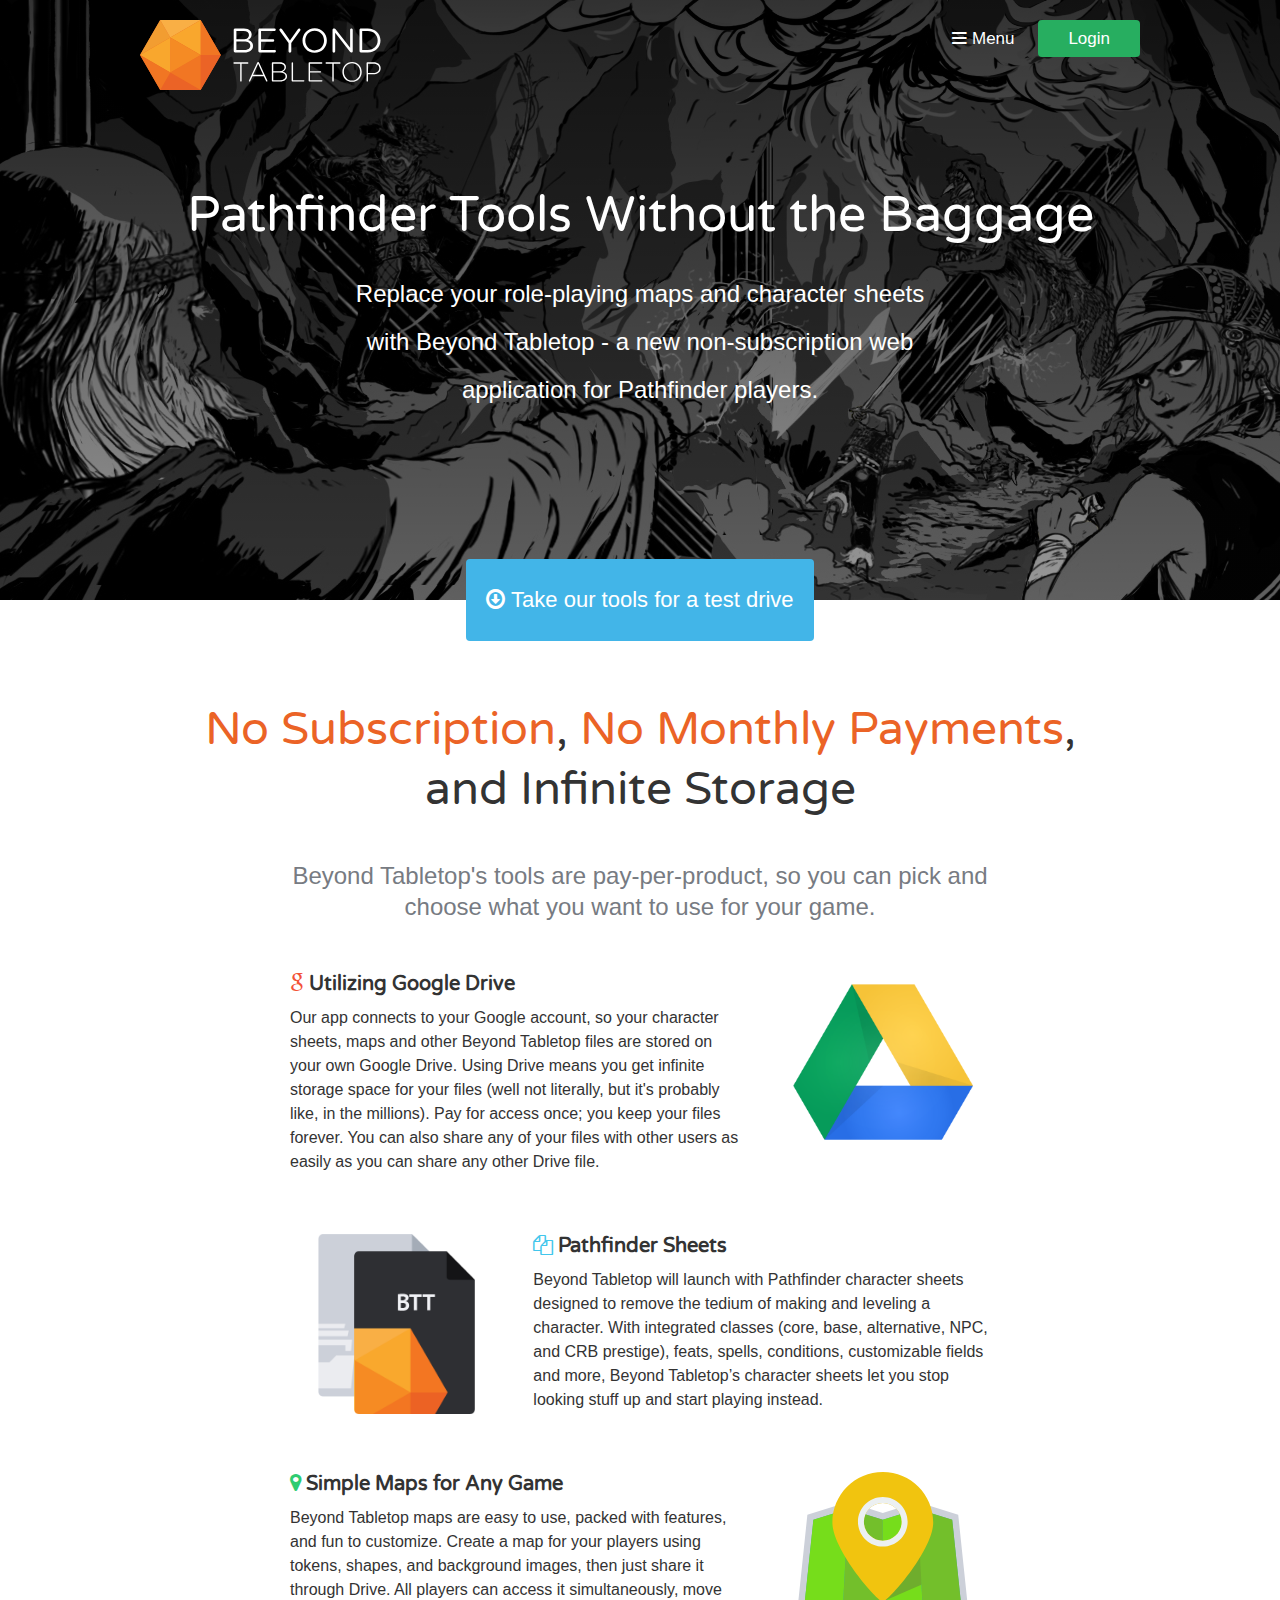
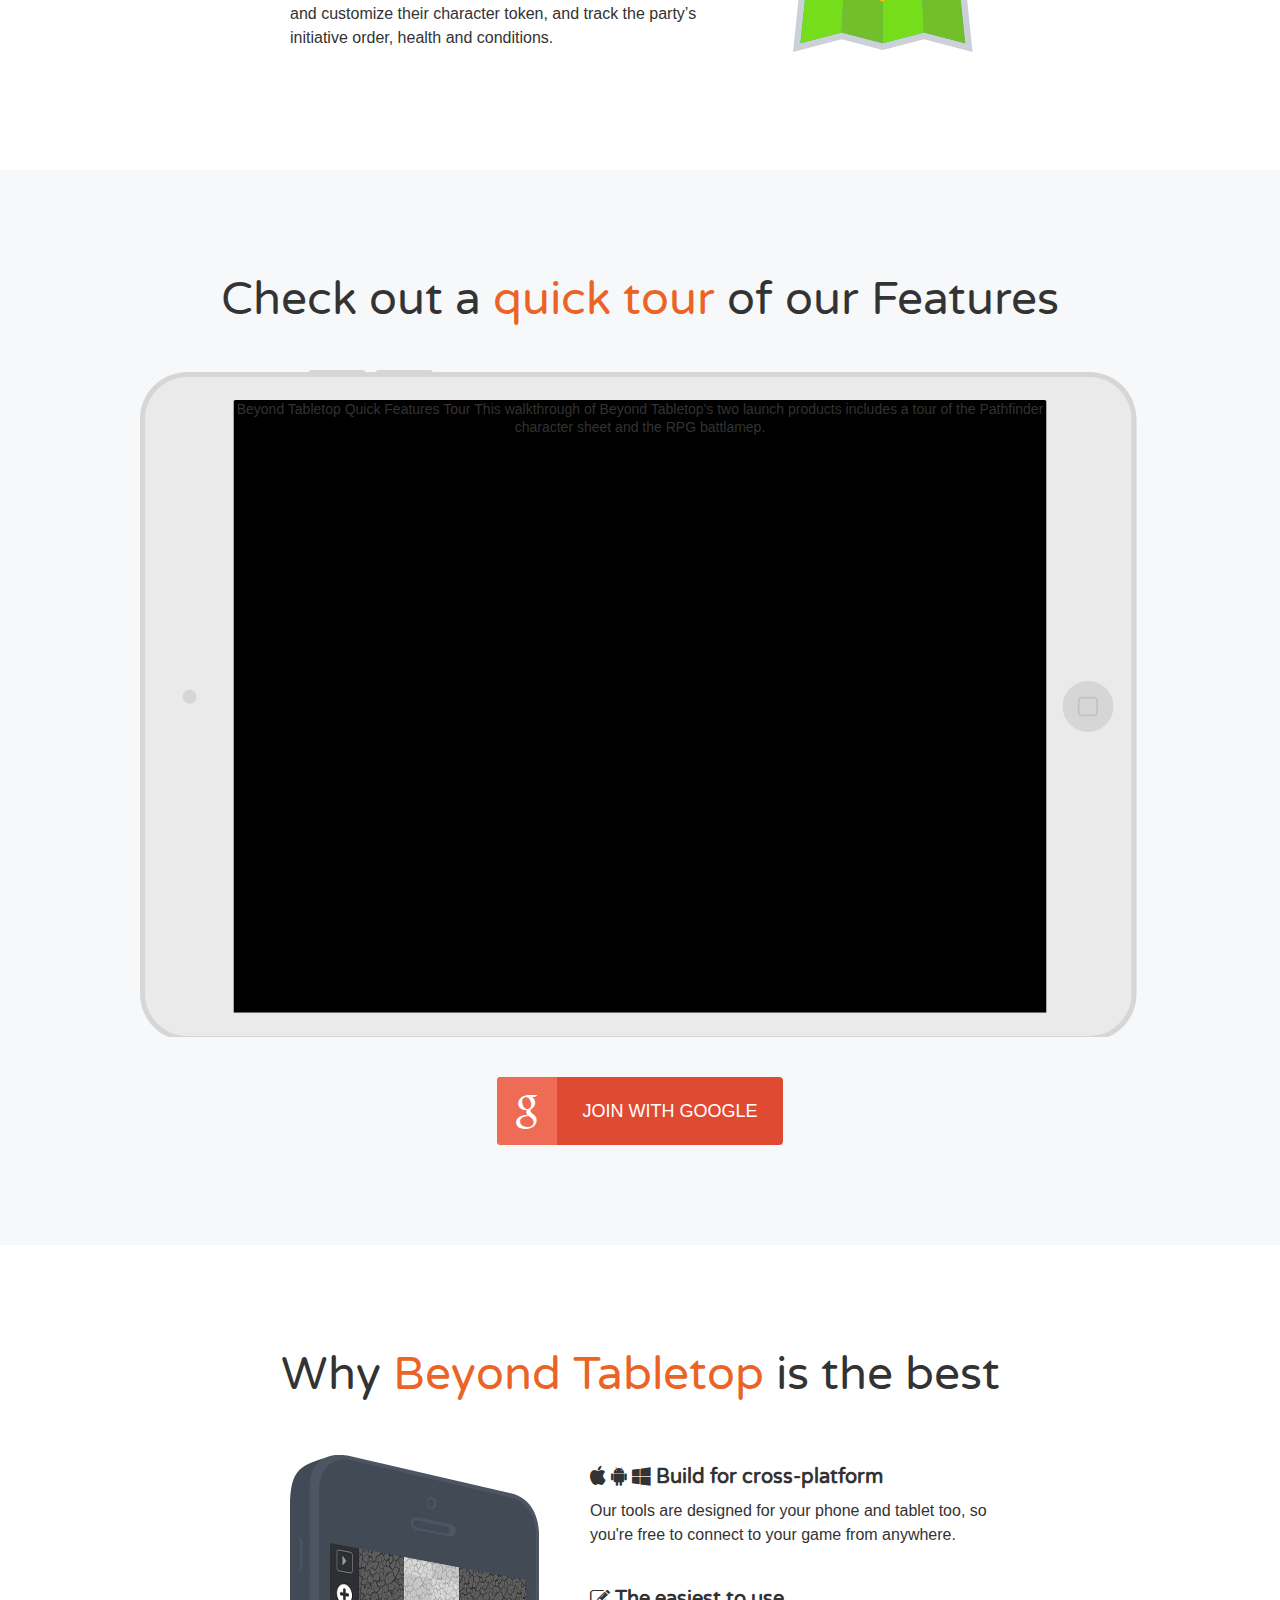
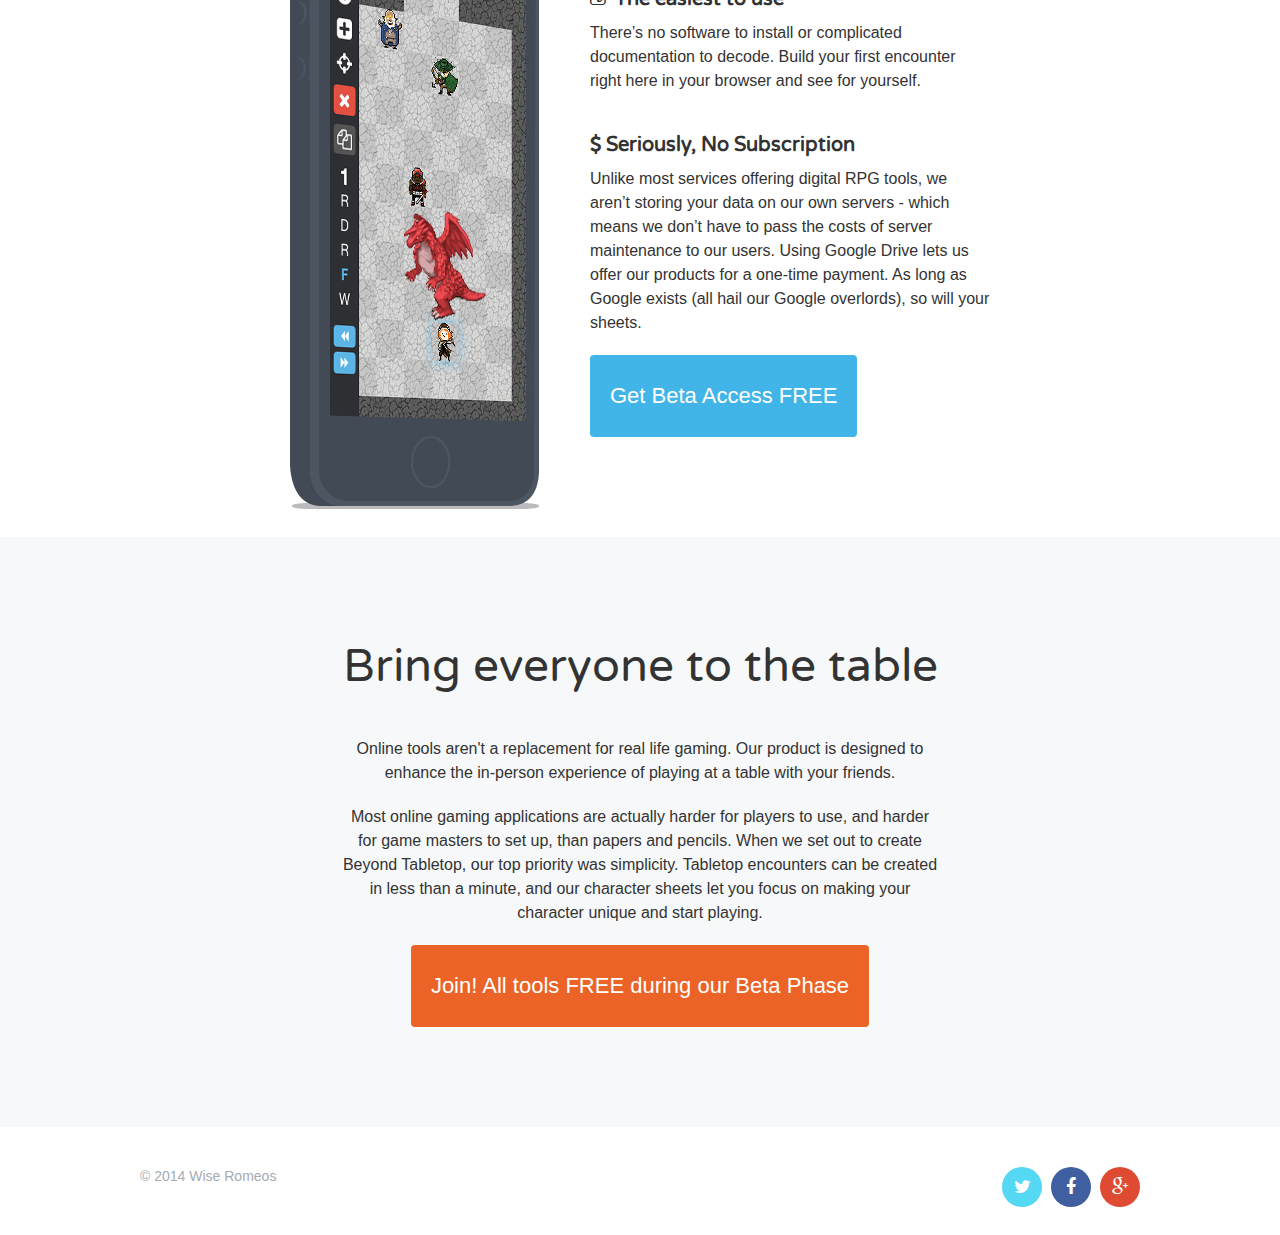
<file: index.html>
<!doctype html>
<html lang="en">
<head>
  <meta name="viewport" content="width=device-width, initial-scale=1.0">
  <meta charset="UTF-8">
  <link href="/css/all.css" media="all" rel="stylesheet" type="text/css">
  <link href='http://fonts.googleapis.com/css?family=Varela+Round' rel='stylesheet' type='text/css'>
  <title>The Best Online Pathfinder Toolset | Beyond Tabletop</title>
  <meta property="og:title" content="The Best Online Pathfinder Toolset | Beyond Tabletop">
  <meta name="description" property="og:description" content="Pathfinder tools without the Baggage. Replace your role-playing maps and character sheets with Beyond Tabletop - a new non-subscription web application for Pathfinder players.">
  <meta property="og:image" content="http://www.beyondtabletop.com/ico/favicon-310.png">
  <meta property="og:site_name" content="Beyond Tabletop">

  <link rel="shortcut icon" href="/ico/favicon-16.png">
  <link rel="apple-touch-icon" sizes="57x57" href="/ico/favicon-57.png" />
  <link rel="apple-touch-icon" sizes="114x114" href="/ico/favicon-114.png" />
  <link rel="apple-touch-icon" sizes="72x72" href="/ico/favicon-72.png" />
  <link rel="apple-touch-icon" sizes="144x144" href="/ico/favicon-144.png" />
  <link rel="apple-touch-icon" sizes="60x60" href="/ico/favicon-60.png" />
  <link rel="apple-touch-icon" sizes="120x120" href="/ico/favicon-120.png" />
  <link rel="apple-touch-icon" sizes="76x76" href="/ico/favicon-76.png" />
  <link rel="apple-touch-icon" sizes="152x152" href="/ico/favicon-152.png" />
  <link rel="icon" type="image/png" href="/ico/favicon-196.png" sizes="196x196" />
  <link rel="icon" type="image/png" href="/ico/favicon-96.png" sizes="96x96" />
  <link rel="icon" type="image/png" href="/ico/favicon-32.png" sizes="32x32" />
  <link rel="icon" type="image/png" href="/ico/favicon-16.png" sizes="16x16" />
  <link rel="icon" type="image/png" href="/ico/favicon-128.png" sizes="128x128" />
  <meta name="application-name" content="Beyond Tabletop"/>
  <meta name="msapplication-TileColor" content="#FFFFFF" />
  <meta name="msapplication-TileImage" content="/ico/favicon-144.png" />
  <meta name="msapplication-square70x70logo" content="/ico/favicon-70.png" />
  <meta name="msapplication-square150x150logo" content="/ico/favicon-150.png" />
  <meta name="msapplication-wide310x150logo" content="/ico/favicon-310x150.png" />
  <meta name="msapplication-square310x310logo" content="/ico/favicon-310.png" />

  <meta name="apple-mobile-web-app-title" content="BTT">

  <!-- iOS 6 & 7 iPad (retina, portrait) -->
  <link href="/ico/apple-startup-1536x2008.png"
    media="(device-width: 768px) and (device-height: 1024px)
       and (orientation: portrait)
       and (-webkit-device-pixel-ratio: 2)"
    rel="apple-touch-startup-image">

  <!-- iOS 6 & 7 iPad (retina, landscape) -->
  <link href="/ico/apple-startup-1496x2048.png"
    media="(device-width: 768px) and (device-height: 1024px)
       and (orientation: landscape)
       and (-webkit-device-pixel-ratio: 2)"
    rel="apple-touch-startup-image">

  <!-- iOS 6 iPad (portrait) -->
  <link href="/ico/apple-startup-768x1004.png"
    media="(device-width: 768px) and (device-height: 1024px)
       and (orientation: portrait)
       and (-webkit-device-pixel-ratio: 1)"
    rel="apple-touch-startup-image">

  <!-- iOS 6 iPad (landscape) -->
  <link href="/ico/apple-startup-748x1024.png"
    media="(device-width: 768px) and (device-height: 1024px)
       and (orientation: landscape)
       and (-webkit-device-pixel-ratio: 1)"
    rel="apple-touch-startup-image">

  <!-- iOS 6 & 7 iPhone 5 -->
  <link href="/ico/apple-startup-640x1096.png"
    media="(device-width: 320px) and (device-height: 568px)
       and (-webkit-device-pixel-ratio: 2)"
    rel="apple-touch-startup-image">

  <!-- iOS 6 & 7 iPhone (retina) -->
  <link href="/ico/apple-startup-640x920.png"
    media="(device-width: 320px) and (device-height: 480px)
       and (-webkit-device-pixel-ratio: 2)"
    rel="apple-touch-startup-image">

  <!-- iOS 6 iPhone -->
  <link href="/ico/apple-startup-320x460.png"
    media="(device-width: 320px) and (device-height: 480px)
       and (-webkit-device-pixel-ratio: 1)"
    rel="apple-touch-startup-image">
  <script src="/js/lib.js"></script>
  <script src="/js/marketing.js"></script>
</head>
<body id="app" class="home-page" ng-app="btt-marketing">
  <div id="container" ng-controller="marketingController">
    <header>
      <div class="banner">
        <div class="screen"></div>
        <div class="overlay">
          <div class="fixed">
            <div class="header">
              <h1 class="branding"><a href="/">Beyond Tabletop</a></h1>
              <div class="header-actions">
                <a href="/login" class="button-link-white mobile-login">Login</a>
                <div class="main-menu">
                  <button class="toggle-main-menu button-link-white" ng-click="toggleMenu()"><i class="fa fa-bars"></i> Menu</button>
                  <ul class="list-unstyled" ng-show="show_menu">
                    <li><a href="/login">Join</a></li>
                    <li><a href="/help">Help</a></li>
                    <li><a href="/faq">FAQ</a></li>
                  </ul>
                </div>
                <a href="/login" class="button-green desktop-login">Login</a>
              </div>
              <div class="text">
                <h2>Pathfinder Tools Without the Baggage</h2>
                <h3>Replace your role-playing maps and character sheets with Beyond Tabletop - a new non-subscription web application for Pathfinder players.</h3>
              </div>
            </div>
          </div>
          <div class="button-wrap">
            <a href="/login" class="button-cta"><i class="fa fa-arrow-circle-o-down"></i> Take our tools for a test drive</a>
          </div>
        </div>
      </div>
    </header>
    <div id="content">
      <div class="fixtures">
        <section class="fixture extra-space-top">
          <div class="fixed">
            <h2 class="h2"><span>No Subscription</span>, <span>No Monthly Payments</span>, <br/>and Infinite Storage</h2>
            <div class="narrow-700">
              <h3 class="h3">Beyond Tabletop's tools are pay-per-product, so you can pick and choose what you want to use for your game.</h3>
              <div class="fixture-pairs">
                <div class="flex-row reverse-row gutters-15">
                  <div class="flex-col-4">
                    <div class="img-wrap">
                      <img src="/img/homepage-drive-logo.png" alt="Utilizing Google Drive">
                    </div>
                  </div>
                  <div class="flex-col-8">
                    <h3 class="h4"><i class="fa fa-google text-red"></i> Utilizing Google Drive</h3>
                    <p>Our app connects to your Google account, so your character sheets, maps and other Beyond Tabletop files are stored on your own Google Drive. Using Drive means you get infinite storage space for your files (well not literally, but it's probably like, in the millions). Pay for access once; you keep your files forever. You can also share any of your files with other users as easily as you can share any other Drive file.</p>
                  </div>
                </div>
                <div class="flex-row gutters-15">
                  <div class="flex-col-4">
                    <div class="img-wrap">
                      <img src="/img/homepage-btt-file.png" alt="Pathfinder Sheets">
                    </div>
                  </div>
                  <div class="flex-col-8">
                    <h3 class="h4"><i class="fa fa-files-o text-blue"></i> Pathfinder Sheets</h3>
                    <p>Beyond Tabletop will launch with Pathfinder character sheets designed to remove the tedium of making and leveling a character. With integrated classes (core, base, alternative, NPC, and CRB prestige), feats, spells, conditions, customizable fields and more, Beyond Tabletop’s character sheets let you stop looking stuff up and start playing instead.</p>
                  </div>
                </div>
                <div class="flex-row reverse-row gutters-15">
                  <div class="flex-col-4">
                    <div class="img-wrap">
                      <img src="/img/homepage-map-icon.svg" alt="Simple Maps for Any Game">
                    </div>
                  </div>
                  <div class="flex-col-8">
                    <h3 class="h4"><i class="fa fa-map-marker text-green"></i> Simple Maps for Any Game</h3>
                    <p>Beyond Tabletop maps are easy to use, packed with features, and fun to customize. Create a map for your players using tokens, shapes, and background images, then just share it through Drive. All players can access it simultaneously, move and customize their character token, and track the party’s initiative order, health and conditions. </p>
                  </div>
                </div>
              </div>
            </div>
          </div>
        </section>
        <section class="fixture">
          <div class="fixed">
            <h2 class="h2">Check out a <span>quick tour</span> of our Features</h2>
            <div class="ipad-frame">
              <div class="blackground">
                <div class="instrinsic-ratio">
                  <div itemprop="video" itemscope itemtype="http://schema.org/VideoObject">
                    <span class="meta-only" itemprop="name">Beyond Tabletop Quick Features Tour</span>
                    <meta itemprop="duration" content="T3M35S" />
                    <meta itemprop="thumbnailUrl" content="/img/video-thumb.png" />
                    <meta itemprop="embedUrl" content="http://www.youtube.com/embed/uSc0O8wRd9I" />
                    <meta itemprop="uploadDate" content="2014-09-15T12:38:00+08:00" />
                    <iframe width="1024" height="768" src="http://www.youtube.com/embed/uSc0O8wRd9I" frameborder="0" allowfullscreen=""></iframe>
                    <span itemprop="description" class="meta-only">This walkthrough of Beyond Tabletop's two launch products includes a tour of the Pathfinder character sheet and the RPG battlamep.</span>
                  </div>
                </div>
              </div>
            </div>
            <div class="button-wrap">
              <a href="/login" class="button-google">
                <span class="logo-side"><i class="fa fa-google"></i></span>
                <span class="text">Join with Google</span>
              </a>
            </div>
          </div>
        </section>
        <!-- <section class="fixture">
          <div class="fixed">
            <h2 class="h2">Take our Tools for Test Drive</h2>
            <h3 class="h3">Here are links to a publicly-accessible battlemap and Pathfinder character sheet. Play around and change whatever you want! Just keep in mind that anyone can edit this stuff.</h3>
          </div>
        </section> -->
        <section class="fixture">
          <div class="fixed">
            <h2 class="h2">Why <span>Beyond Tabletop</span> is the best</h2>
            <div class="list list-right">
              <h3 class="h4"><i class="fa fa-apple"></i> <i class="fa fa-android"></i> <i class="fa fa-windows"></i> Build for cross-platform</h3>
              <p>Our tools are designed for your phone and tablet too, so you're free to connect to your game from anywhere.</p>
              <h3 class="h4"><i class="fa fa-edit"></i> The easiest to use</h3>
              <p>There’s no software to install or complicated documentation to decode. Build your first encounter right here in your browser and see for yourself.</p>
              <h3 class="h4"><i class="fa fa-usd"></i> Seriously, No Subscription</h3>
              <p>Unlike most services offering digital RPG tools, we aren’t storing your data on our own servers - which means we don’t have to pass the costs of server maintenance to our users. Using Google Drive lets us offer our products for a one-time payment. As long as Google exists (all hail our Google overlords), so will your sheets.</p>
              <a href="/login" class="button-cyan button-large">Get Beta Access FREE</a>
              <img src="/img/homepage-iphone-map.jpg" alt="Create a map for your players using tokens, shapes, and background images, then just share it through Drive.">
            </div>
          </div>
        </section>
        <section class="fixture">
          <div class="fixed">
            <h2 class="h2">Bring everyone to the table</h2>
            <div class="narrow">
              <p>Online tools aren't a replacement for real life gaming. Our product is designed to enhance the in-person experience of playing at a table with your friends.</p>
              
              <p>Most online gaming applications are actually harder for players to use, and harder for game masters to set up, than papers and pencils. When we set out to create Beyond Tabletop, our top priority was simplicity. Tabletop encounters can be created in less than a minute, and our character sheets let you focus on making your character unique and start playing.</p>

              <a href="/login" class="button-orange button-large">Join! All tools FREE during our Beta Phase</a>
            </div>
          </div>
        </section>
      </div>
    </div><!--/content-->
    <footer>
      <div class="fixed">
        <div class="inner">
          <p>&copy; 2014 <a href="http://www.wiseromeos.com">Wise Romeos</a></p>
          <div class="social-footer">
            <a href="https://twitter.com/beyondtabletop" class="social-twitter" target="_blank"><i class="fa fa-twitter"></i></a>
            <a href="https://www.facebook.com/pages/Beyond-Tabletop/221970904611220" class="social-facebook" target="_blank"><i class="fa fa-facebook"></i></a>
            <a href="https://plus.google.com/+Beyondtabletop" class="social-google" target="_blank"><i class="fa fa-google-plus"></i></a>
          </div>
        </div>
      </div>
    </footer>
  </div>
  <script>
    (function(i,s,o,g,r,a,m){i['GoogleAnalyticsObject']=r;i[r]=i[r]||function(){
    (i[r].q=i[r].q||[]).push(arguments)},i[r].l=1*new Date();a=s.createElement(o),
    m=s.getElementsByTagName(o)[0];a.async=1;a.src=g;m.parentNode.insertBefore(a,m)
    })(window,document,'script','//www.google-analytics.com/analytics.js','ga');

    ga('create', 'UA-38757918-1', 'auto');
    ga('send', 'pageview');
  </script>
</body>
</html>
</file>
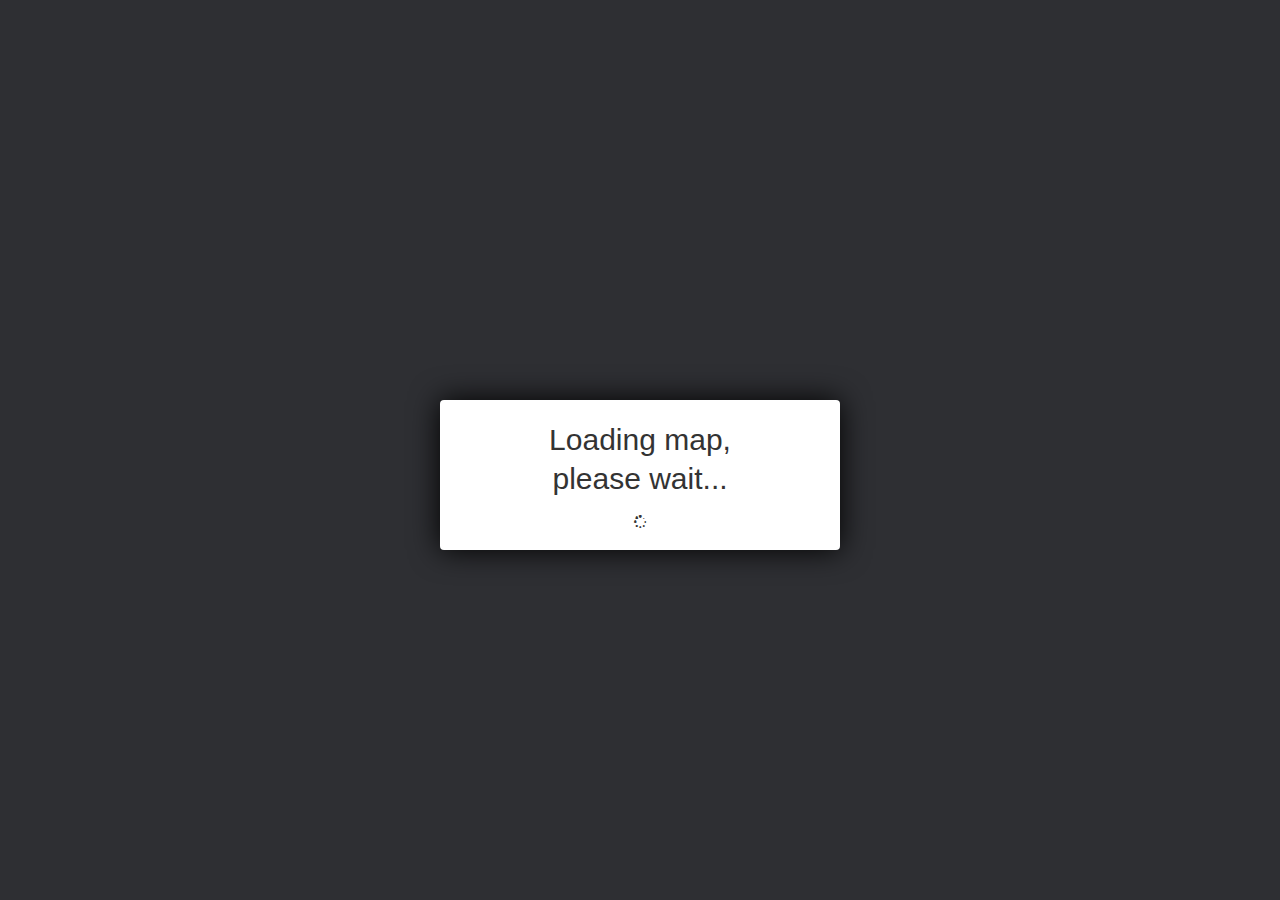
<file: battlemap.html>
<!doctype html>
<html lang="en">
<head>
  <meta name="viewport" content="width=device-width, initial-scale=1.0">
  <meta charset="UTF-8">
  <link href="/css/all.css" media="all" rel="stylesheet" type="text/css">
  <link href='http://fonts.googleapis.com/css?family=Varela+Round' rel='stylesheet' type='text/css'>
  <title>RPG Battle Map | Beyond Tabletop</title>
  <meta property="og:title" content="RPG Battle Map | Beyond Tabletop">
  <meta name="description" property="og:description" content="Beyond Tabletop maps are easy to use, packed with features, and fun to customize. Create a map for your players using tokens, shapes, and background images, then just share it through Drive. All players can access it simultaneously, move and customize their character token, and track the party’s initiative order, health and conditions.">
  <meta property="og:image" content="http://www.beyondtabletop.com/ico/favicon-310.png">
  <meta property="og:site_name" content="Beyond Tabletop">

  <link rel="shortcut icon" href="/ico/favicon-16.png">
  <link rel="apple-touch-icon" sizes="57x57" href="/ico/favicon-57.png" />
  <link rel="apple-touch-icon" sizes="114x114" href="/ico/favicon-114.png" />
  <link rel="apple-touch-icon" sizes="72x72" href="/ico/favicon-72.png" />
  <link rel="apple-touch-icon" sizes="144x144" href="/ico/favicon-144.png" />
  <link rel="apple-touch-icon" sizes="60x60" href="/ico/favicon-60.png" />
  <link rel="apple-touch-icon" sizes="120x120" href="/ico/favicon-120.png" />
  <link rel="apple-touch-icon" sizes="76x76" href="/ico/favicon-76.png" />
  <link rel="apple-touch-icon" sizes="152x152" href="/ico/favicon-152.png" />
  <link rel="icon" type="image/png" href="/ico/favicon-196.png" sizes="196x196" />
  <link rel="icon" type="image/png" href="/ico/favicon-96.png" sizes="96x96" />
  <link rel="icon" type="image/png" href="/ico/favicon-32.png" sizes="32x32" />
  <link rel="icon" type="image/png" href="/ico/favicon-16.png" sizes="16x16" />
  <link rel="icon" type="image/png" href="/ico/favicon-128.png" sizes="128x128" />
  <meta name="application-name" content="Beyond Tabletop"/>
  <meta name="msapplication-TileColor" content="#FFFFFF" />
  <meta name="msapplication-TileImage" content="/ico/favicon-144.png" />
  <meta name="msapplication-square70x70logo" content="/ico/favicon-70.png" />
  <meta name="msapplication-square150x150logo" content="/ico/favicon-150.png" />
  <meta name="msapplication-wide310x150logo" content="/ico/favicon-310x150.png" />
  <meta name="msapplication-square310x310logo" content="/ico/favicon-310.png" />

  <meta name="apple-mobile-web-app-title" content="BTT">

  <!-- iOS 6 & 7 iPad (retina, portrait) -->
  <link href="/ico/apple-startup-1536x2008.png"
    media="(device-width: 768px) and (device-height: 1024px)
       and (orientation: portrait)
       and (-webkit-device-pixel-ratio: 2)"
    rel="apple-touch-startup-image">

  <!-- iOS 6 & 7 iPad (retina, landscape) -->
  <link href="/ico/apple-startup-1496x2048.png"
    media="(device-width: 768px) and (device-height: 1024px)
       and (orientation: landscape)
       and (-webkit-device-pixel-ratio: 2)"
    rel="apple-touch-startup-image">

  <!-- iOS 6 iPad (portrait) -->
  <link href="/ico/apple-startup-768x1004.png"
    media="(device-width: 768px) and (device-height: 1024px)
       and (orientation: portrait)
       and (-webkit-device-pixel-ratio: 1)"
    rel="apple-touch-startup-image">

  <!-- iOS 6 iPad (landscape) -->
  <link href="/ico/apple-startup-748x1024.png"
    media="(device-width: 768px) and (device-height: 1024px)
       and (orientation: landscape)
       and (-webkit-device-pixel-ratio: 1)"
    rel="apple-touch-startup-image">

  <!-- iOS 6 & 7 iPhone 5 -->
  <link href="/ico/apple-startup-640x1096.png"
    media="(device-width: 320px) and (device-height: 568px)
       and (-webkit-device-pixel-ratio: 2)"
    rel="apple-touch-startup-image">

  <!-- iOS 6 & 7 iPhone (retina) -->
  <link href="/ico/apple-startup-640x920.png"
    media="(device-width: 320px) and (device-height: 480px)
       and (-webkit-device-pixel-ratio: 2)"
    rel="apple-touch-startup-image">

  <!-- iOS 6 iPhone -->
  <link href="/ico/apple-startup-320x460.png"
    media="(device-width: 320px) and (device-height: 480px)
       and (-webkit-device-pixel-ratio: 1)"
    rel="apple-touch-startup-image">
  
  <script src="/js/lib.js"></script>
  <script src="/js/all.js"></script>
</head>
<body id="app" class="battlemap-page" ng-controller="battleMapController">
  <div id="container">
    <div id="content">
      <div class="forbidden-screen" ng-show="$root.forbidden">
        <div class="inner">
          <h2>Oops, it looks like you don't have access to this map.</h2> 
          <a href="/dashboard" class="button-orange button-large"><i class="fa fa-arrow-left"></i> Back to Dashboard</a>
        </div>
      </div>
      <div class="error-screen" ng-show="$root.error">
        <div class="inner">
          <h2>There's been an error, <br>please refresh.</h2> 
          <a href="javascript:window.location.href=window.location.href" class="button-orange button-large"><i class="fa fa-refresh fa-spin"></i> Refresh</a>
        </div>
      </div>
      <div class="loading" ng-hide="ready || $root.forbidden">
        <div class="inner">
          <h2>Loading map, <br>please wait...</h2> 
          <div><i class="fa fa-spinner fa-spin"></i></div>
        </div>
      </div>
      <div id="viewport">
        <div id="map" bt-map ng-style="{width: battlemap.details.size.width, height: battlemap.details.size.height, left: locals.current_position.left, top: locals.current_position.top, backgroundImage: getMapBackground()}">
          <div id="token-drag-distance"></div>
          <div id="shapes">
            <div class="shape" bt-map-shape="shape" ng-hide="shape.fog && !locals.map_owner" ng-class="getShapeClasses(shape)" ng-click="selectItem(shape)" ng-repeat="shape in battlemap.getShapes() track by $index" ng-style="{top: shape.position.top, left: shape.position.left, width: shape.size.width, height: shape.size.height}">
              <div class="image" ng-style="{backgroundColor: shape.color, backgroundImage: 'url(' + shape.image + ')'}"></div>
            </div>
          </div>
          <div id="tokens">
            <div class="token" bt-map-token="token" ng-hide="token.fog && !locals.map_owner" ng-class="getTokenClasses(token)" ng-click="selectItem(token)" ng-repeat="token in battlemap.getTokens() track by $index" ng-style="{top: token.position.top, left: token.position.left}">
              <div class="icon" ng-style="{backgroundColor: token.color, backgroundImage: 'url(' + token.image + ')'}">
                <div class="icon-label" ng-bind="getLabelInitial(token.label)"></div>
              </div>
            </div>
          </div>
        </div>
      </div>
      <div id="map-nav" ng-class="nav_status">
        <div class="logo-wrap">
          <div class="logo"></div>
        </div>
        <h2>Battlemap Name</h2>
        <button type="button" class="clear toggle-button" ng-click="toggleNavStatus()"><i class="fa fa-caret-right"></i><i class="fa fa-caret-left"></i></button>
        <div id="toolbar">
          <div class="primary-actions">
            <button type="button" ng-click="addToken()" title="New Token"><i class="fa fa-plus-circle"></i></button>
            <button type="button" ng-click="addShape()" title="New Shape"><i class="fa fa-plus-square"></i></button>
            <button type="button" ng-click="goToCenter()" title="Go To Center"><i class="fa fa-crosshairs"></i></button>
            <button type="button" ng-show="locals.map_owner" ng-click="editMapDetails()" title="Edit Map Details" class="hide-on-collapsed" ng-class="locals.show_details ? 'active' : ''"><i class="fa fa-gear"></i></button>
          </div>
          <div class="map-details" ng-class="locals.show_details ? 'visible' : 'hidden'">
            <p>Swap the background image of the map. To line up custom images with the map's grid, the image should be 80x80 and contain four 40x40 squares.</p>
            <div class="map-background-preview" ng-style="{backgroundImage: getMapBackground()}"></div>
            <input type="text" class="form-control" placeholder="Image URL" ng-model="battlemap.details.image">
          </div>
          <!-- <div class="row no-gutters">
            <div class="col-xs-6">
              <button type="button" ng-click="zoomOut()"><i class="fa fa-minus"></i> Zoom Out</button>
            </div>
            <div class="col-xs-6">
              <button type="button" ng-click="zoomIn()"><i class="fa fa-plus"></i> Zoom In</button>
            </div>
          </div> -->
          <div class="details" ng-hide="toolbar.activeItem === null">
            <div class="hide-on-collapsed">
              <div class="form-group">
                <input type="text" class="form-control big-one" placeholder="Label" ng-model="toolbar.activeItem.label">
              </div>
              <div ng-show="ifActiveItemIsShape()" class="form-group checkbox-group">
                <label>Round</label>
                <input type="checkbox" ng-model="toolbar.activeItem.round">
              </div>
              <div ng-show="ifActiveItemIsShape()" class="form-group checkbox-group">
                <label>Pinned</label>
                <input type="checkbox" ng-model="toolbar.activeItem.pinned">
              </div>
              <div ng-show="ifActiveItemIsShape() || toolbar.activeItem.image === ''" class="form-group checkbox-group">
                <label>Tile BG?</label>
                <input type="checkbox" ng-model="toolbar.activeItem.tiled">
              </div>
              <div ng-show="locals.map_owner" class="form-group checkbox-group">
                <label>Hide for Players</label>
                <input type="checkbox" ng-model="toolbar.activeItem.fog">
              </div>
              <div class="form-group" ng-show="ifActiveItemIsToken()">
                <div class="select-wrap">
                  <i class="fa fa-sort"></i>
                  <label ng-bind="toolbar.activeItem.size.name"></label>
                  <select class="form-control" ng-model="toolbar.activeItem.size.name" ng-selected="option.value === toolbar.activeItem.size.name" ng-options="option.value as option.name for option in selection.sizes">
                    </select>
                </div>
              </div>
              <div class="form-group">
                <input type="text" class="form-control" placeholder="Image URL" ng-model="toolbar.activeItem.image">
              </div>
              <div class="form-group">
                <input type="text" class="form-control" placeholder="Color" ng-model="toolbar.activeItem.color">
              </div>
              <div class="form-group" ng-show="ifActiveItemIsToken()">
                <input type="text" class="form-control" placeholder="Damage" ng-model="toolbar.activeItem.damage">
              </div>
              <div class="form-group" ng-show="ifActiveItemIsToken()">
                <input type="text" class="form-control" placeholder="Status" ng-model="toolbar.activeItem.status">
              </div>
            </div>
            <div class="uncollapsed-row">
              <div class="uncollapsed-col">
                <button type="button" class="delete-active-item" ng-click="deleteItem(toolbar.activeItem)" title="Delete selected"><i class="fa fa-times"></i> <span class="hide-on-collapsed">Delete</span></button>
              </div>
              <div class="uncollapsed-col">
                <button type="button" class="copy-active-item" ng-click="copyItem(toolbar.activeItem)" title="Delete selected"><i class="fa fa-files-o"></i> <span class="hide-on-collapsed">Copy</span></button>
              </div>
            </div>
          </div>
        </div>
        <div id="battle-board">
          <h3><span class="hide-on-collapsed">Round</span> <span ng-bind="battlemap.details.round"></span></h3>
          <div id="combat-order" ng-model="tokenLayer">
            <div class="combatant" ng-hide="token.fog && !locals.map_owner" ng-class="token.active ? 'active' : ''" ng-click="selectItem(token)" data-index="[[$index]]" ng-repeat="token in battlemap.getTokens() | orderBy : 'init' : true track by $index">
              <h5 ng-bind="getLabelInitial(token.label)" class="hide-on-visible"></h5>
              <div class="hide-on-collapsed">
                <h4 ng-bind="token.label"></h4>
                <input type="number" class="form-control init" placeholder="Initiative" ng-model="token.init" bt-blur-change>
              </div>
            </div>
          </div>
          <div class="turn-actions form-group" ng-show="battlemap.tokens.length > 1 && locals.map_owner">
            <div class="action-row">
              <div class="action-col">
                <button type="button" class="gray" ng-click="advanceTurn(-1)"><i class="fa fa-backward"></i> <span class="hide-on-collapsed">Prev</span></button>
              </div>
              <div class="action-col">
                <button type="button" class="gray" ng-click="advanceTurn(1)"><span class="hide-on-collapsed">Next</span> <i class="fa fa-forward"></i></button>
              </div>
            </div>
          </div>
          <!-- next turn, previous turn, reset turn, round counter, status field, damage field-->
        </div>
        <div id="collaborators">
          <div class="collaborator" ng-repeat="user in getCollaborators()">
            <div class="user-image">
              <img ng-src="[[user.photoUrl]]" alt="[[user.displayName]]">
            </div>
            <h4 ng-bind="user.displayName" ng-style="{ color: user.color }"></h4>
          </div>
        </div>
        <div class="button-wrap hide-on-collapsed">
          <button class="share-button" onclick="s.showSettingsDialog()">Share</button>
        </div>
        <div class="help-link-wrapper hide-on-collapsed">
          <a href="/help" class="help-link" target="_blank">Questions? Something break? Get help</a>
        </div>
      </div>
    </div><!--/content-->
  </div>
  <script>
    (function(i,s,o,g,r,a,m){i['GoogleAnalyticsObject']=r;i[r]=i[r]||function(){
    (i[r].q=i[r].q||[]).push(arguments)},i[r].l=1*new Date();a=s.createElement(o),
    m=s.getElementsByTagName(o)[0];a.async=1;a.src=g;m.parentNode.insertBefore(a,m)
    })(window,document,'script','//www.google-analytics.com/analytics.js','ga');

    ga('create', 'UA-38757918-1', 'auto');
    ga('send', 'pageview');
  </script>
  <script type="text/javascript">
    var BTT_CURRENT_GOOGLE_EMAIL = "{{ user_email }}";
    share_init = function() {
      s = new gapi.drive.share.ShareClient('787699769557');
      var window_pathname = window.location.pathname;
      s.setItemIds([window_pathname.substr(window_pathname.lastIndexOf('/') + 1)]);
    };
    window.onload = function() {
      gapi.load('drive-share', share_init);
    };
  </script>
</body>
</html>
</file>
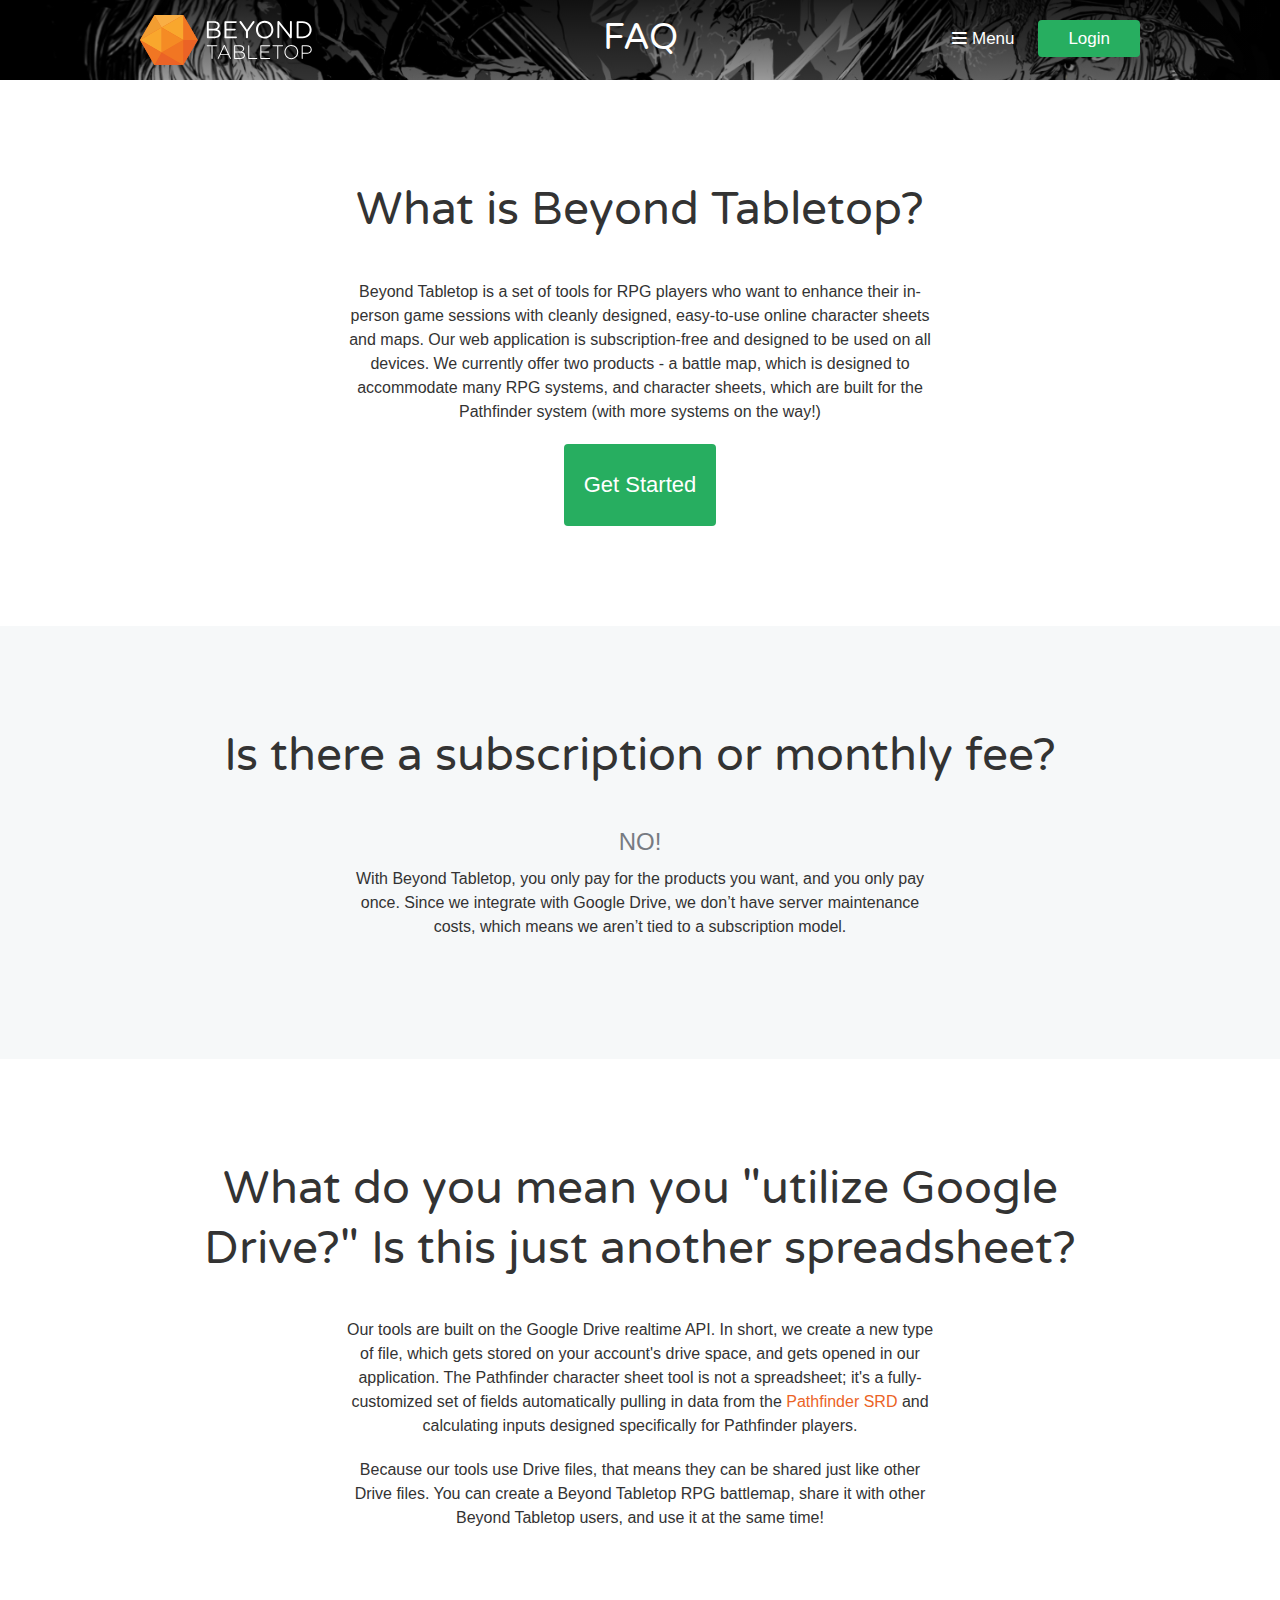
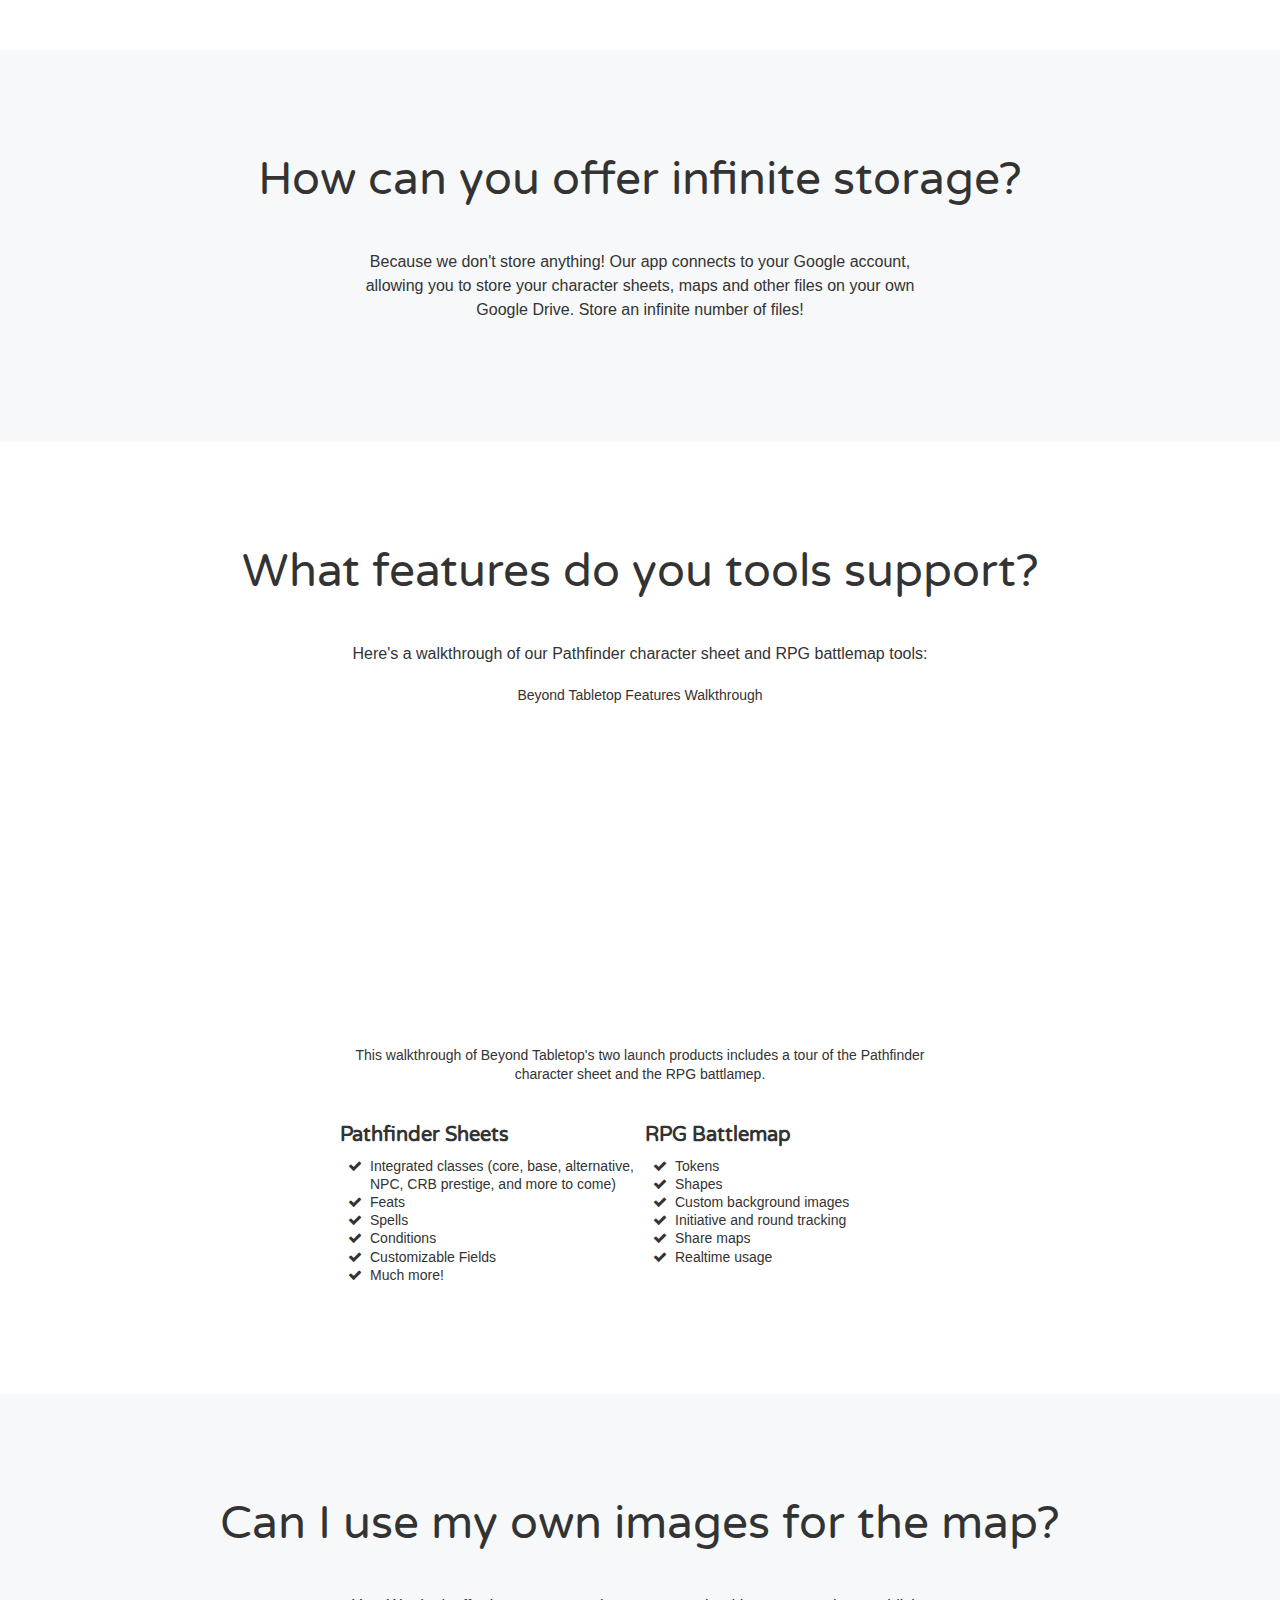
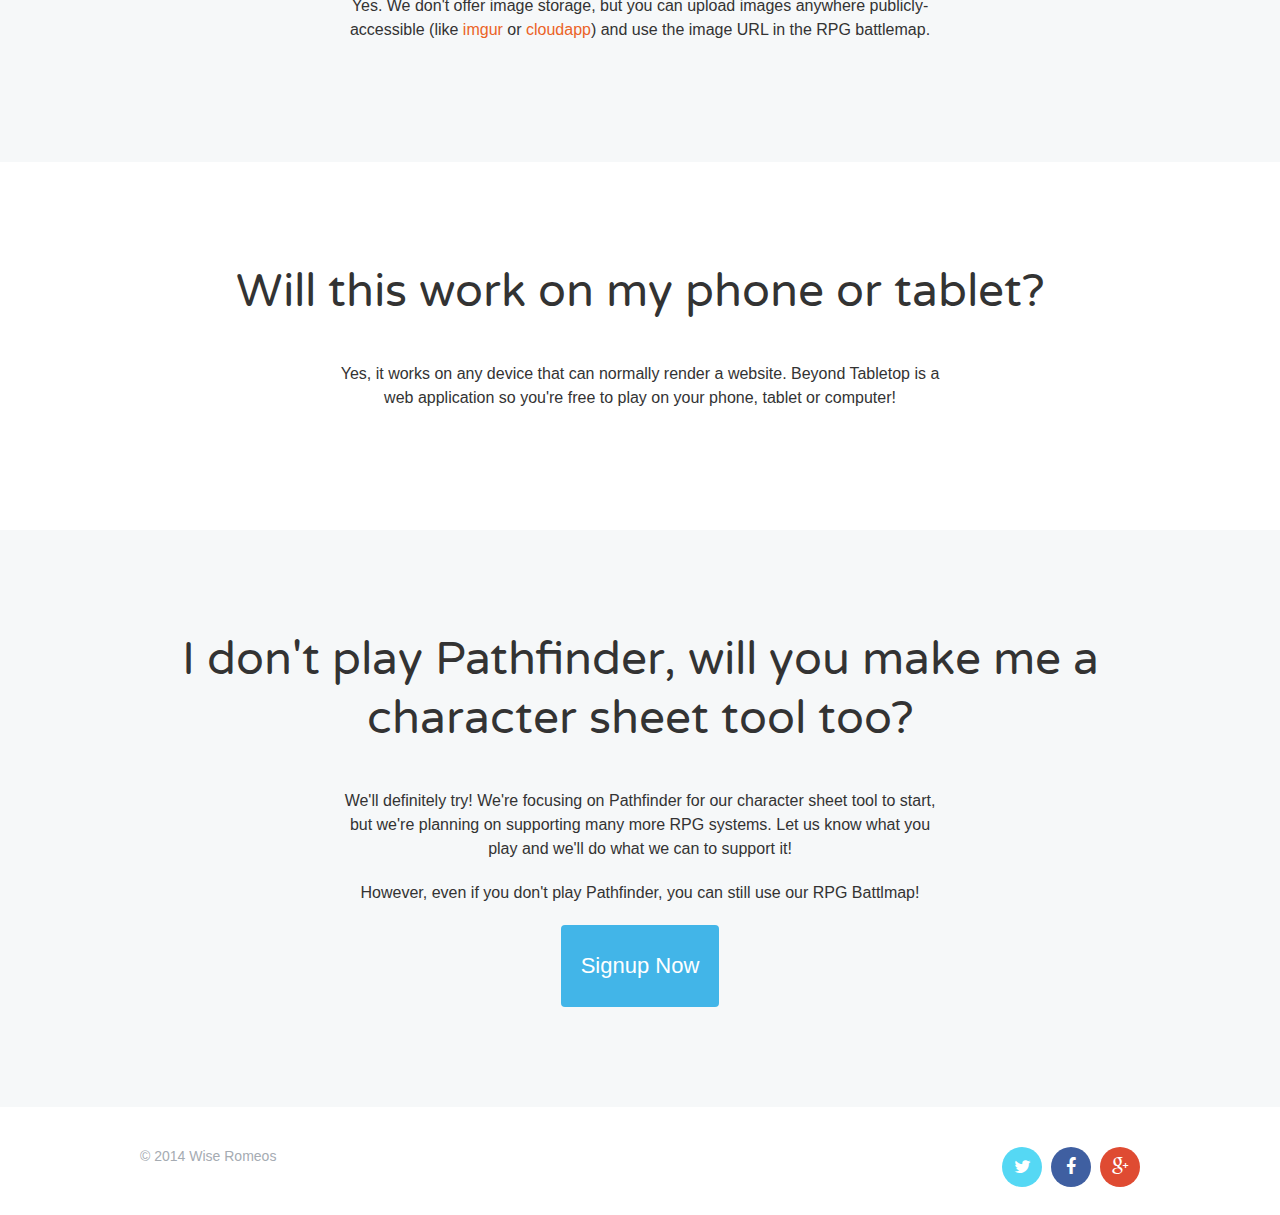
<file: faq.html>
<!doctype html>
<html lang="en">
<head>
  <meta name="viewport" content="width=device-width, initial-scale=1.0">
  <meta charset="UTF-8">
  <link href="/css/all.css" media="all" rel="stylesheet" type="text/css">
  <link href='http://fonts.googleapis.com/css?family=Varela+Round' rel='stylesheet' type='text/css'>
  <title>FAQ | Beyond Tabletop</title>
  <meta property="og:title" content="FAQ | Beyond Tabletop">
  <meta name="description" property="og:description" content="All your Frequently Asked Questions gathered in one place.">
  <meta property="og:image" content="http://www.beyondtabletop.com/ico/favicon-310.png">
  <meta property="og:site_name" content="Beyond Tabletop">

  <link rel="shortcut icon" href="/ico/favicon-16.png">
  <link rel="apple-touch-icon" sizes="57x57" href="/ico/favicon-57.png" />
  <link rel="apple-touch-icon" sizes="114x114" href="/ico/favicon-114.png" />
  <link rel="apple-touch-icon" sizes="72x72" href="/ico/favicon-72.png" />
  <link rel="apple-touch-icon" sizes="144x144" href="/ico/favicon-144.png" />
  <link rel="apple-touch-icon" sizes="60x60" href="/ico/favicon-60.png" />
  <link rel="apple-touch-icon" sizes="120x120" href="/ico/favicon-120.png" />
  <link rel="apple-touch-icon" sizes="76x76" href="/ico/favicon-76.png" />
  <link rel="apple-touch-icon" sizes="152x152" href="/ico/favicon-152.png" />
  <link rel="icon" type="image/png" href="/ico/favicon-196.png" sizes="196x196" />
  <link rel="icon" type="image/png" href="/ico/favicon-96.png" sizes="96x96" />
  <link rel="icon" type="image/png" href="/ico/favicon-32.png" sizes="32x32" />
  <link rel="icon" type="image/png" href="/ico/favicon-16.png" sizes="16x16" />
  <link rel="icon" type="image/png" href="/ico/favicon-128.png" sizes="128x128" />
  <meta name="application-name" content="Beyond Tabletop"/>
  <meta name="msapplication-TileColor" content="#FFFFFF" />
  <meta name="msapplication-TileImage" content="/ico/favicon-144.png" />
  <meta name="msapplication-square70x70logo" content="/ico/favicon-70.png" />
  <meta name="msapplication-square150x150logo" content="/ico/favicon-150.png" />
  <meta name="msapplication-wide310x150logo" content="/ico/favicon-310x150.png" />
  <meta name="msapplication-square310x310logo" content="/ico/favicon-310.png" />

  <meta name="apple-mobile-web-app-title" content="BTT">

  <!-- iOS 6 & 7 iPad (retina, portrait) -->
  <link href="/ico/apple-startup-1536x2008.png"
    media="(device-width: 768px) and (device-height: 1024px)
       and (orientation: portrait)
       and (-webkit-device-pixel-ratio: 2)"
    rel="apple-touch-startup-image">

  <!-- iOS 6 & 7 iPad (retina, landscape) -->
  <link href="/ico/apple-startup-1496x2048.png"
    media="(device-width: 768px) and (device-height: 1024px)
       and (orientation: landscape)
       and (-webkit-device-pixel-ratio: 2)"
    rel="apple-touch-startup-image">

  <!-- iOS 6 iPad (portrait) -->
  <link href="/ico/apple-startup-768x1004.png"
    media="(device-width: 768px) and (device-height: 1024px)
       and (orientation: portrait)
       and (-webkit-device-pixel-ratio: 1)"
    rel="apple-touch-startup-image">

  <!-- iOS 6 iPad (landscape) -->
  <link href="/ico/apple-startup-748x1024.png"
    media="(device-width: 768px) and (device-height: 1024px)
       and (orientation: landscape)
       and (-webkit-device-pixel-ratio: 1)"
    rel="apple-touch-startup-image">

  <!-- iOS 6 & 7 iPhone 5 -->
  <link href="/ico/apple-startup-640x1096.png"
    media="(device-width: 320px) and (device-height: 568px)
       and (-webkit-device-pixel-ratio: 2)"
    rel="apple-touch-startup-image">

  <!-- iOS 6 & 7 iPhone (retina) -->
  <link href="/ico/apple-startup-640x920.png"
    media="(device-width: 320px) and (device-height: 480px)
       and (-webkit-device-pixel-ratio: 2)"
    rel="apple-touch-startup-image">

  <!-- iOS 6 iPhone -->
  <link href="/ico/apple-startup-320x460.png"
    media="(device-width: 320px) and (device-height: 480px)
       and (-webkit-device-pixel-ratio: 1)"
    rel="apple-touch-startup-image">
  <script src="/js/lib.js"></script>
  <script src="/js/marketing.js"></script>
</head>
<body id="app" class="slug-page" ng-app="btt-marketing">
  <div id="container" ng-controller="marketingController">
    <header>
      <div class="banner minimal-banner">
        <div class="screen"></div>
        <div class="overlay">
          <div class="fixed">
            <div class="header">
              <h1 class="branding"><a href="/">Beyond Tabletop</a></h1>
              <h2>FAQ</h2>
              <div class="header-actions">
                <a href="/login" class="button-link-white mobile-login">Login</a>
                <div class="main-menu">
                  <button class="toggle-main-menu button-link-white" ng-click="toggleMenu()"><i class="fa fa-bars"></i> Menu</button>
                  <ul class="list-unstyled" ng-show="show_menu">
                    <li><a href="/login">Join</a></li>
                    <li><a href="/help">Help</a></li>
                    <li><a href="/faq">FAQ</a></li>
                  </ul>
                </div>
                <a href="/login" class="button-green desktop-login">Login</a>
              </div>
            </div>
          </div>
        </div>
      </div>
    </header>
    <div id="content">
      <div class="fixtures">
        <section class="fixture">
          <div class="fixed">
            <h2 class="h2">What is Beyond Tabletop?</h2>
            <div class="narrow">
              <p>Beyond Tabletop is a set of tools for RPG players who want to enhance their in-person game sessions with cleanly designed, easy-to-use online character sheets and maps. Our web application is subscription-free and designed to be used on all devices. We currently offer two products - a battle map, which is designed to accommodate many RPG systems, and character sheets, which are built for the Pathfinder system (with more systems on the way!)</p>
              <a href="/login" class="button-green button-large">Get Started</a>
            </div>
          </div>
        </section>
        <!-- <section class="fixture">
          <div class="fixed">
            <h2 class="h2">How much do your tools cost?</h2>
            <div class="narrow">
              <p>Before we ask for money for these tools, we want to make sure they're working the way you want. Right now the character sheet and map builder are in open Beta, and are free for anyone to signup and use. Once the Beta is over, everyone who participated in the Beta will get a discount.</p>
            </div>
          </div>
        </section> -->
        <section class="fixture">
          <div class="fixed">
            <h2 class="h2">Is there a subscription or monthly fee?</h2>
            <div class="narrow">
              <h3 class="h3">NO!</h3>
              <p>With Beyond Tabletop, you only pay for the products you want, and you only pay once. Since we integrate with Google Drive, we don’t have server maintenance costs, which means we aren’t tied to a subscription model.</p>
            </div>
          </div>
        </section>
        <section class="fixture">
          <div class="fixed">
            <h2 class="h2">What do you mean you "utilize Google Drive?" Is this just another spreadsheet?</h2>
            <div class="narrow">
              <p>Our tools are built on the Google Drive realtime API. In short, we create a new type of file, which gets stored on your account's drive space, and gets opened in our application. The Pathfinder character sheet tool is not a spreadsheet; it's a fully-customized set of fields automatically pulling in data from the <a href="http://www.d20pfsrd.com/" target="_blank">Pathfinder SRD</a> and calculating inputs designed specifically for Pathfinder players.</p>
              <p>Because our tools use Drive files, that means they can be shared just like other Drive files. You can create a Beyond Tabletop RPG battlemap, share it with other Beyond Tabletop users, and use it at the same time!</p>
            </div>
          </div>
        </section>
        <section class="fixture">
          <div class="fixed">
            <h2 class="h2">How can you offer infinite storage?</h2>
            <div class="narrow">
              <p>Because we don't store anything! Our app connects to your Google account, allowing you to store your character sheets, maps and other files on your own Google Drive. Store an infinite number of files!</p>
            </div>
          </div>
        </section>
        <section class="fixture">
          <div class="fixed">
            <h2 class="h2">What features do you tools support?</h2>
            <div class="narrow">
              <p>Here's a walkthrough of our Pathfinder character sheet and RPG battlemap tools:</p>
              <div class="instrinsic-ratio">
                <div itemprop="video" itemscope itemtype="http://schema.org/VideoObject">
                  <span class="meta-only" itemprop="name">Beyond Tabletop Features Walkthrough</span>
                  <meta itemprop="duration" content="T20M46S" />
                  <meta itemprop="thumbnailUrl" content="/img/video-thumb.png" />
                  <meta itemprop="embedUrl" content="http://www.youtube.com/embed/sdw0dIahEUQ" />
                  <meta itemprop="uploadDate" content="2014-09-06T08:00:00+08:00" />
                  <iframe width="600" height="338" src="http://www.youtube.com/embed/sdw0dIahEUQ" frameborder="0" allowfullscreen=""></iframe>
                  <span itemprop="description" class="meta-only">This walkthrough of Beyond Tabletop's two launch products includes a tour of the Pathfinder character sheet and the RPG battlamep.</span>
                </div>
              </div>
              <div class="flex-row gutters-5 align-left">
                <div class="flex-col-6">
                  <h3 class="h4">Pathfinder Sheets</h3>
                  <ul class="fa-ul">
                    <li><i class="fa-li fa fa-check"></i> Integrated classes (core, base, alternative, NPC, CRB prestige, and more to come)</li>
                    <li><i class="fa-li fa fa-check"></i> Feats</li>
                    <li><i class="fa-li fa fa-check"></i> Spells</li>
                    <li><i class="fa-li fa fa-check"></i> Conditions</li>
                    <li><i class="fa-li fa fa-check"></i> Customizable Fields</li>
                    <li><i class="fa-li fa fa-check"></i> Much more!</li>
                  </ul>
                </div>
                <div class="flex-col-6">
                  <h3 class="h4">RPG Battlemap</h3>
                  <ul class="fa-ul">
                    <li><i class="fa-li fa fa-check"></i> Tokens</li>
                    <li><i class="fa-li fa fa-check"></i> Shapes</li>
                    <li><i class="fa-li fa fa-check"></i> Custom background images</li>
                    <li><i class="fa-li fa fa-check"></i> Initiative and round tracking</li>
                    <li><i class="fa-li fa fa-check"></i> Share maps</li>
                    <li><i class="fa-li fa fa-check"></i> Realtime usage</li>
                  </ul>
                </div>
              </div>
            </div>
          </div>
        </section>
        <section class="fixture">
          <div class="fixed">
            <h2 class="h2">Can I use my own images for the map?</h2>
            <div class="narrow">
              <p>Yes. We don't offer image storage, but you can upload images anywhere publicly-accessible (like <a href="http://imgur.com/" target="_blank">imgur</a> or <a href="https://www.getcloudapp.com/" target="_blank">cloudapp</a>) and use the image URL in the RPG battlemap.</p>
            </div>
          </div>
        </section>
        <section class="fixture">
          <div class="fixed">
            <h2 class="h2">Will this work on my phone or tablet?</h2>
            <div class="narrow">
              <p>Yes, it works on any device that can normally render a website. Beyond Tabletop is a web application so you're free to play on your phone, tablet or computer!</p>
            </div>
          </div>
        </section>
        <section class="fixture">
          <div class="fixed">
            <h2 class="h2">I don't play Pathfinder, will you make me a character sheet tool too?</h2>
            <div class="narrow">
              <p>We'll definitely try! We're focusing on Pathfinder for our character sheet tool to start, but we're planning on supporting many more RPG systems. Let us know what you play and we'll do what we can to support it!</p>
              <p>However, even if you don't play Pathfinder, you can still use our RPG Battlmap!</p>
              <a href="/login" class="button-cyan button-large">Signup Now</a>
            </div>
          </div>
        </section>
      </div>
    </div><!--/content-->
    <footer>
      <div class="fixed">
        <div class="inner">
          <p>&copy; 2014 <a href="http://www.wiseromeos.com">Wise Romeos</a></p>
          <div class="social-footer">
            <a href="https://twitter.com/beyondtabletop" class="social-twitter" target="_blank"><i class="fa fa-twitter"></i></a>
            <a href="https://www.facebook.com/pages/Beyond-Tabletop/221970904611220" class="social-facebook" target="_blank"><i class="fa fa-facebook"></i></a>
            <a href="https://plus.google.com/+Beyondtabletop" class="social-google" target="_blank"><i class="fa fa-google-plus"></i></a>
          </div>
        </div>
      </div>
    </footer>
  </div>
  <script>
    (function(i,s,o,g,r,a,m){i['GoogleAnalyticsObject']=r;i[r]=i[r]||function(){
    (i[r].q=i[r].q||[]).push(arguments)},i[r].l=1*new Date();a=s.createElement(o),
    m=s.getElementsByTagName(o)[0];a.async=1;a.src=g;m.parentNode.insertBefore(a,m)
    })(window,document,'script','//www.google-analytics.com/analytics.js','ga');

    ga('create', 'UA-38757918-1', 'auto');
    ga('send', 'pageview');
  </script>
</body>
</html>
</file>
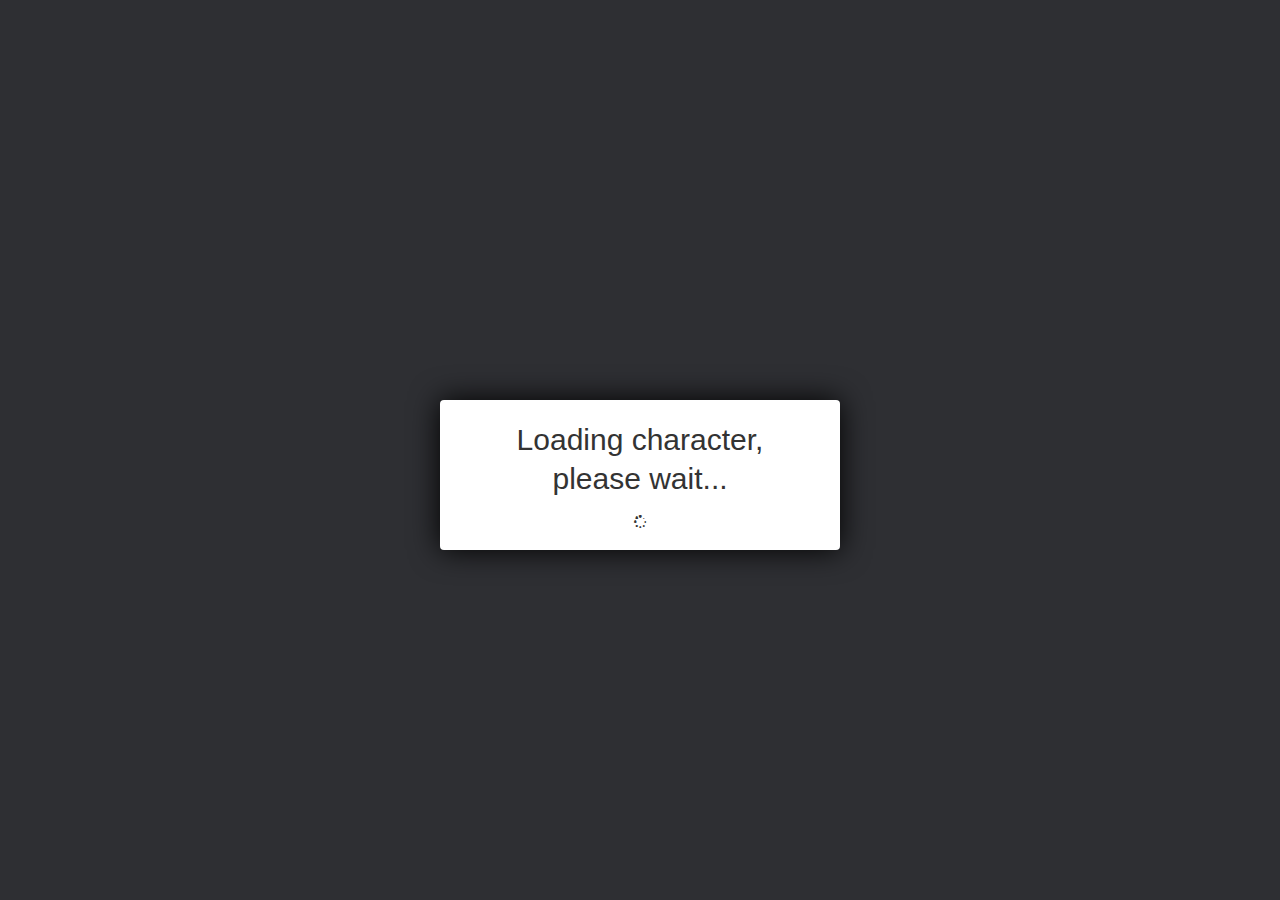
<file: sheet.html>
<!doctype html>
<html lang="en">
<head>
  <meta name="viewport" content="width=device-width, initial-scale=1.0">
  <meta charset="UTF-8">
  <link href="/css/all.css" media="all" rel="stylesheet" type="text/css">
  <link href='http://fonts.googleapis.com/css?family=Varela+Round' rel='stylesheet' type='text/css'>
  <title>Pathfinder Character Sheet | Beyond Tabletop</title>
  <meta property="og:title" content="Pathfinder Character Sheet | Beyond Tabletop">
  <meta name="description" property="og:description" content="Pathfinder character are sheets designed to remove the tedium of making and leveling a character. With integrated classes (core, base, alternative, NPC, and CRB prestige), feats, spells, conditions, customizable fields and more, Beyond Tabletop’s character sheets let you stop looking stuff up and start playing instead.">
  <meta property="og:image" content="http://www.beyondtabletop.com/ico/favicon-310.png">
  <meta property="og:site_name" content="Beyond Tabletop">

  <link rel="shortcut icon" href="/ico/favicon-16.png">
  <link rel="apple-touch-icon" sizes="57x57" href="/ico/favicon-57.png" />
  <link rel="apple-touch-icon" sizes="114x114" href="/ico/favicon-114.png" />
  <link rel="apple-touch-icon" sizes="72x72" href="/ico/favicon-72.png" />
  <link rel="apple-touch-icon" sizes="144x144" href="/ico/favicon-144.png" />
  <link rel="apple-touch-icon" sizes="60x60" href="/ico/favicon-60.png" />
  <link rel="apple-touch-icon" sizes="120x120" href="/ico/favicon-120.png" />
  <link rel="apple-touch-icon" sizes="76x76" href="/ico/favicon-76.png" />
  <link rel="apple-touch-icon" sizes="152x152" href="/ico/favicon-152.png" />
  <link rel="icon" type="image/png" href="/ico/favicon-196.png" sizes="196x196" />
  <link rel="icon" type="image/png" href="/ico/favicon-96.png" sizes="96x96" />
  <link rel="icon" type="image/png" href="/ico/favicon-32.png" sizes="32x32" />
  <link rel="icon" type="image/png" href="/ico/favicon-16.png" sizes="16x16" />
  <link rel="icon" type="image/png" href="/ico/favicon-128.png" sizes="128x128" />
  <meta name="application-name" content="Beyond Tabletop"/>
  <meta name="msapplication-TileColor" content="#FFFFFF" />
  <meta name="msapplication-TileImage" content="/ico/favicon-144.png" />
  <meta name="msapplication-square70x70logo" content="/ico/favicon-70.png" />
  <meta name="msapplication-square150x150logo" content="/ico/favicon-150.png" />
  <meta name="msapplication-wide310x150logo" content="/ico/favicon-310x150.png" />
  <meta name="msapplication-square310x310logo" content="/ico/favicon-310.png" />

  <meta name="apple-mobile-web-app-title" content="BTT">

  <!-- iOS 6 & 7 iPad (retina, portrait) -->
  <link href="/ico/apple-startup-1536x2008.png"
    media="(device-width: 768px) and (device-height: 1024px)
       and (orientation: portrait)
       and (-webkit-device-pixel-ratio: 2)"
    rel="apple-touch-startup-image">

  <!-- iOS 6 & 7 iPad (retina, landscape) -->
  <link href="/ico/apple-startup-1496x2048.png"
    media="(device-width: 768px) and (device-height: 1024px)
       and (orientation: landscape)
       and (-webkit-device-pixel-ratio: 2)"
    rel="apple-touch-startup-image">

  <!-- iOS 6 iPad (portrait) -->
  <link href="/ico/apple-startup-768x1004.png"
    media="(device-width: 768px) and (device-height: 1024px)
       and (orientation: portrait)
       and (-webkit-device-pixel-ratio: 1)"
    rel="apple-touch-startup-image">

  <!-- iOS 6 iPad (landscape) -->
  <link href="/ico/apple-startup-748x1024.png"
    media="(device-width: 768px) and (device-height: 1024px)
       and (orientation: landscape)
       and (-webkit-device-pixel-ratio: 1)"
    rel="apple-touch-startup-image">

  <!-- iOS 6 & 7 iPhone 5 -->
  <link href="/ico/apple-startup-640x1096.png"
    media="(device-width: 320px) and (device-height: 568px)
       and (-webkit-device-pixel-ratio: 2)"
    rel="apple-touch-startup-image">

  <!-- iOS 6 & 7 iPhone (retina) -->
  <link href="/ico/apple-startup-640x920.png"
    media="(device-width: 320px) and (device-height: 480px)
       and (-webkit-device-pixel-ratio: 2)"
    rel="apple-touch-startup-image">

  <!-- iOS 6 iPhone -->
  <link href="/ico/apple-startup-320x460.png"
    media="(device-width: 320px) and (device-height: 480px)
       and (-webkit-device-pixel-ratio: 1)"
    rel="apple-touch-startup-image">
  
  <script src="/js/lib.js"></script>
  <script src="/js/all.js"></script>
</head>
<body id="app" class="display-sheet" ng-controller="characterController" ng-class="help ? 'help-on' : 'help-off'">
  <div id="container">
    <header ng-class="tabs.showing_nav ? 'showing-nav' : ''">
      <div class="toggle-nav" ng-click="toggleNav()">
        <i class="fa fa-bars"></i>
      </div>
      <div class="active-nav-item" ng-bind="getActiveNavItem()"></div>
      <div class="logo-wrap">
        <div class="logo nav-clickable" ng-click="switchTab(0)"></div>
      </div>
      <div class="tabs-nav">
        <a href="#" class="tab-nav-item" ng-click="switchTab($index)" ng-class="$index === character.prefs.tab ? 'active' : ''" ng-repeat="tab in tabs.list" ng-bind="tab"></a>
        <a href="#" class="tab-nav-item toggle-help" ng-click="toggleHelp()">Turn <span ng-bind="character.prefs.help ? 'off' : 'on'"></span> Help</a>
      </div>
    </header>
    <div id="content">
      <div class="forbidden-screen" ng-show="$root.forbidden">
        <div class="inner">
          <h2>Oops, it looks like you don't have access to this sheet.</h2> 
          <a href="/dashboard" class="button-orange button-large"><i class="fa fa-arrow-left"></i> Back to Dashboard</a>
        </div>
      </div>
      <div class="error-screen" ng-show="$root.error">
        <div class="inner">
          <h2>There's been an error, <br>please refresh.</h2> 
          <a href="javascript:window.location.href=window.location.href" class="button-orange button-large"><i class="fa fa-refresh fa-spin"></i> Refresh</a>
        </div>
      </div>
      <div class="loading" ng-hide="ready || $root.forbidden">
        <div class="inner">
          <h2>Loading character, <br>please wait...</h2> 
          <div><i class="fa fa-spinner fa-spin"></i></div>
        </div>
      </div>
      <div class="tabs-wrapper">
        <div class="tab" ng-class="character.prefs.tab === 0 ? 'active' : ''" data-index="0">
          <div class="overview">
            <h2 class="group-header nav-clickable" ng-click="switchTab(1)"><span ng-bind="character.name"></span>: Level <span ng-bind="getTotalLevel()"></span> <span ng-bind="getAllKlasses()"></span></h2>
            <p class="help-text" ng-show="character.prefs.help">This is your overview page. As you fill out details on the other tabs, the most relevant information will show up in a compact and easy-to-understand format here. You can also click on some of the text here to jump to the corresponding tab to edit its data.</p>
            <p class="help-text" ng-show="character.prefs.help">Clicking on a feat or a spell will expand it to show more information.</p>
            <div class="flex-row gutters-10">
              <div class="flex-col-6">
                <div class="overview-block nav-clickable" ng-hide="character.combat.style === 'Two-Weapon Fighting' && $index > 0" ng-repeat="weapon in character.getWeapons()" ng-click="switchTab(5)">
                  <h3 ng-bind="weapon.name" ng-hide="character.combat.style === 'Two-Weapon Fighting'"></h3>
                  <h3 ng-show="character.combat.style === 'Two-Weapon Fighting'">Attack</h3>
                  <h4>Full Attack:</h4>
                  <div class="overview-block">
                    <div class="flex-mobile-row gutters-5 row-space attack-row" ng-show="shouldShowAttackForWeapon(attack, weapon)" ng-repeat="attack in character.all_attacks">
                      <div class="flex-col-6 attack-col">
                        <div ng-bind="getAttackRoll(attack, weapon)"></div>
                        <div class="calculated-notice" ng-bind="getCalculatedNotice(getNoticeTypeForWeapon(attack, weapon, 'attack'))"></div>
                      </div>
                      <div class="flex-col-6 damage-col">
                        <div ng-bind="getDamageRoll(attack, weapon)"></div>
                        <div class="calculated-notice" ng-bind="getCalculatedNotice(getNoticeTypeForWeapon(attack, weapon, 'damage'))"></div>
                      </div>
                    </div>
                  </div>
                  <h4>Single Attack:</h4>
                  <div class="flex-mobile-row gutters-5 row-space attack-row">
                    <div class="flex-col-6 attack-col">
                      <div ng-bind="getSingleAttackRoll(weapon)"></div>
                      <div class="calculated-notice" ng-bind="getCalculatedNotice(getNoticeTypeForStandard(weapon, 'attack'))"></div>
                    </div>
                    <div class="flex-col-6 damage-col">
                      <div ng-bind="getSingleDamageRoll(weapon)"></div>
                      <div class="calculated-notice" ng-bind="getCalculatedNotice(getNoticeTypeForStandard(weapon, 'damage'))"></div>
                    </div>
                  </div>
                </div>
                <div class="flex-mobile-row gutters-5 nav-clickable" ng-click="switchTab(3)">
                  <div class="flex-col-3">HP:</div>
                  <div class="flex-col-9">
                    <strong ng-bind="getHPRemaining(character.combat.hp)"></strong>/<strong ng-bind="getHPTotal(character.combat.hp)"></strong>
                  </div>
                </div>
                <div class="flex-mobile-row gutters-5 overview-block nav-clickable" ng-click="switchTab(3)">
                  <div class="flex-col-3">AC:</div>
                  <div class="flex-col-9">
                    <strong ng-bind="getTotalAC(character.combat.ac)"></strong> (Touch: <strong ng-bind="getTouchAC(character.combat.ac)"></strong>, Flat: <strong ng-bind="getFlatAC(character.combat.ac)"></strong>)
                  </div>
                </div>
                <div class="overview-conditions cap-conditions overview-block nav-clickable" ng-show="anyActiveConditions()" ng-click="switchTab(8)">
                  <h3>Conditions</h3>
                  <div ng-bind="getActiveConditions()"></div>
                </div>
                <div class="flex-mobile-row gutters-10 overview-block">
                  <div class="flex-col-6 nav-clickable" ng-click="switchTab(2)">
                    <div class="flex-mobile-row gutters-5">
                      <div class="flex-col-6">STR:</div>
                      <div class="flex-col-6"> 
                        <strong ng-bind="getAbilityTotal(character.abilities.STR, 'STR')"></strong>
                        /
                        <strong ng-bind="getAbilityMod('STR')"></strong>
                      </div>
                    </div>
                    <div class="flex-mobile-row gutters-5">
                      <div class="flex-col-6">DEX:</div>
                      <div class="flex-col-6"> 
                        <strong ng-bind="getAbilityTotal(character.abilities.DEX, 'DEX')"></strong>
                        /
                        <strong ng-bind="getAbilityMod('DEX')"></strong>
                      </div>
                    </div>
                    <div class="flex-mobile-row gutters-5">
                      <div class="flex-col-6">CON:</div>
                      <div class="flex-col-6"> 
                        <strong ng-bind="getAbilityTotal(character.abilities.CON, 'CON')"></strong>
                        /
                        <strong ng-bind="getAbilityMod('CON')"></strong>
                      </div>
                    </div>
                    <div class="flex-mobile-row gutters-5">
                      <div class="flex-col-6">INT:</div>
                      <div class="flex-col-6"> 
                        <strong ng-bind="getAbilityTotal(character.abilities.INT, 'INT')"></strong>
                        /
                        <strong ng-bind="getAbilityMod('INT')"></strong>
                      </div>
                    </div>
                    <div class="flex-mobile-row gutters-5">
                      <div class="flex-col-6">WIS:</div>
                      <div class="flex-col-6"> 
                        <strong ng-bind="getAbilityTotal(character.abilities.WIS, 'WIS')"></strong>
                        /
                        <strong ng-bind="getAbilityMod('WIS')"></strong>
                      </div>
                    </div>
                    <div class="flex-mobile-row gutters-5">
                      <div class="flex-col-6">CHA:</div>
                      <div class="flex-col-6"> 
                        <strong ng-bind="getAbilityTotal(character.abilities.CHA, 'CHA')"></strong>
                        /
                        <strong ng-bind="getAbilityMod('CHA')"></strong>
                      </div>
                    </div>
                  </div>
                  <div class="flex-col-6 nav-clickable" ng-click="switchTab(2)">
                    <div class="flex-mobile-row gutters-5" ng-repeat="stat in character.getSaves()">
                      <div class="flex-col-6">
                        <span ng-bind="stat.name"></span>:
                      </div>
                      <div class="flex-col-6">
                        <strong ng-bind="getSaveTotal(stat)"></strong>
                      </div>
                    </div>
                    <div class="flex-mobile-row gutters-5 nav-clickable" ng-click="switchTab(3)">
                      <div class="flex-col-6">CMB / CMD:</div>
                      <div class="flex-col-6">
                        <strong ng-bind="getBothCombatScores(character.combat.cmb, character.combat.cmd)"></strong>
                      </div>
                    </div>
                    <div class="flex-mobile-row gutters-5 nav-clickable" ng-click="switchTab(3)">
                      <div class="flex-col-6">Initiative:</div>
                      <div class="flex-col-6">
                        <strong ng-bind="getTotalInit(character.combat.init)"></strong>
                      </div>
                    </div>
                    <div class="flex-mobile-row gutters-5 nav-clickable" ng-click="switchTab(3)">
                      <div class="flex-col-6">Speed:</div>
                      <div class="flex-col-6">
                        <strong ng-bind="getCurrentSpeed()"></strong>
                      </div>
                    </div>
                  </div>
                </div>
                <div class="nav-clickable overview-block" ng-click="switchTab(4)">
                  <h3>Skills</h3>
                  <div class="flex-mobile-row gutters-10" ng-repeat="stat in character.getSkills()" ng-show="stat.class_skill" ng-hide="stat.ranks === 0">
                    <div class="flex-col-7"><span ng-bind="stat.name"></span>:</div>
                    <div class="flex-col-5">
                      <strong ng-bind="getSkillTotal(stat)"></strong>
                    </div>
                  </div>
                </div>
                <div class="nav-clickable overview-block" ng-click="switchTab(6)" ng-repeat="list in character.getLists()" ng-show="list.overview">
                  <h3 ng-bind="list.name"></h3>
                  <div class="flex-row gutters-5 row-space" ng-repeat="item in character.getListItems($index)">
                    <div class="flex-col-4">
                      <strong ng-bind="item.name"></strong>:
                    </div>
                    <div class="item-info flex-col-8">
                      <span ng-bind="item.text"></span>
                    </div>
                  </div>
                </div>
              </div>
              <div class="flex-col-6">
                <div class="overview-feats expandable-items">
                  <h3 class="nav-clickable" ng-click="switchTab(7)">Feats</h3>
                  <div class="overview-block">
                    <div class="flex-row gutters-5 row-space" ng-repeat="feat in character.getFeats() track by $index" bt-toggle-active>
                      <div class="flex-col-4 hide-on-active">
                        <strong ng-bind="feat.name"></strong>:
                      </div>
                      <div class="item-info flex-col-8">
                        <span ng-bind="feat.summary" class="hide-on-active"></span>
                        <div class="details">
                          <div class="flex-row gutters-5 row-space">
                            <div class="flex-col-4"><strong ng-bind="feat.name"></strong></div>
                            <div class="flex-col-8"><span ng-bind="feat.summary"></span></div>
                          </div>
                          <div class="flex-row gutters-5 row-space">
                            <div class="flex-col-4"><strong>Prerequisites: </strong></div>
                            <div class="flex-col-8"><span ng-bind="feat.prereq"></span></div>
                          </div>
                          <div class="flex-row gutters-5 row-space" ng-repeat="info in character.getFeatTexts($index)" ng-hide="info.text === ''">
                            <div class="flex-col-4"><strong><span ng-bind="info.name"></span>: </strong></div>
                            <div class="flex-col-8"><span ng-bind="info.text"></span></div>
                          </div>
                        </div>
                      </div>
                    </div>
                  </div>
                </div>
                <div class="overview-spells expandable-items">
                  <h3 class="nav-clickable" ng-click="switchTab(8)">Spells</h3>
                  <div class="spells-showing" ng-repeat="level in character.getSpellLevels()">
                    <div ng-hide="level.length === 0">
                      <span class="spell-level-toggle" bt-toggle-spell-level>
                        <i class="fa fa-caret-right show-spell-level"></i>
                        <i class="fa fa-caret-down hide-spell-level"></i>
                      </span>
                      Level <span ng-bind="$index"></span>
                    </div>
                    <div class="spells">
                      <div class="flex-row gutters-5 row-space" ng-repeat="spell in character.getSpells($index)" bt-toggle-active>
                        <div class="flex-col-4 hide-on-active">
                          <strong ng-bind="spell.name"></strong>:
                        </div>
                        <div class="item-info flex-col-8">
                          <div ng-bind="spell.short_description" class="hide-on-active"></div>
                          <div class="hide-on-active"><strong ng-bind="spell.remaining"></strong> / <strong ng-bind="spell.prepared"></strong></div>
                          <div class="details">
                            <div class="flex-row gutters-5 row-space">
                              <div class="flex-col-4"><strong ng-bind="spell.name"></strong></div>
                              <div class="flex-col-8"><span ng-bind="spell.short_description"></span></div>
                            </div>
                            <div class="flex-row gutters-5 row-space">
                              <div class="flex-col-4"><strong>Remain/Prep: </strong></div>
                              <div class="flex-col-8">
                                <div class="flex-mobile-row gutters-5">
                                  <div class="flex-col-6">
                                    <input type="number" class="form-control click-to-edit" placeholder="Remaining" ng-model="spell.remaining" ng-click="$event.stopPropagation();">
                                  </div>
                                  <div class="flex-col-6">
                                    <input type="number" class="form-control click-to-edit" placeholder="Prepared" ng-model="spell.prepared" ng-click="$event.stopPropagation();">
                                  </div>
                                </div>
                              </div>
                            </div>
                            <div class="flex-row gutters-5 row-space">
                              <div class="flex-col-4"><strong>Level: </strong></div>
                              <div class="flex-col-8"><span ng-bind="spell.level"></span></div>
                            </div>
                            <div class="flex-row gutters-5 row-space">
                              <div class="flex-col-4"><strong>Description: </strong></div>
                              <div class="flex-col-8"><span ng-bind="spell.description"></span></div>
                            </div>
                            <div class="flex-row gutters-5 row-space">
                              <div class="flex-col-4"><strong>School: </strong></div>
                              <div class="flex-col-8"><span ng-bind="spell.restrictions.school"></span></div>
                            </div>
                            <div class="flex-row gutters-5 row-space" ng-hide="spell.restrictions.subschool === ''">
                              <div class="flex-col-4"><strong>School: </strong></div>
                              <div class="flex-col-8"><span ng-bind="spell.restrictions.subschool"></span></div>
                            </div>
                            <div class="flex-row gutters-5 row-space">
                              <div class="flex-col-4"><strong>Casting Time: </strong></div>
                              <div class="flex-col-8"><span ng-bind="spell.casting.casting_time"></span></div>
                            </div>
                            <div class="flex-row gutters-5 row-space">
                              <div class="flex-col-4"><strong>Components: </strong></div>
                              <div class="flex-col-8"><span ng-bind="spell.casting.components"></span></div>
                            </div>
                            <div class="flex-row gutters-5 row-space">
                              <div class="flex-col-4"><strong>Duration: </strong></div>
                              <div class="flex-col-8"><span ng-bind="spell.casting.duration"></span></div>
                            </div>
                            <div class="flex-row gutters-5 row-space" ng-hide="spell.casting.effect === ''">
                              <div class="flex-col-4"><strong>Effect: </strong></div>
                              <div class="flex-col-8"><span ng-bind="spell.casting.effect"></span></div>
                            </div>
                            <div class="flex-row gutters-5 row-space">
                              <div class="flex-col-4"><strong>Range: </strong></div>
                              <div class="flex-col-8"><span ng-bind="spell.casting.range"></span></div>
                            </div>
                            <div class="flex-row gutters-5 row-space">
                              <div class="flex-col-4"><strong>Saving Throw: </strong></div>
                              <div class="flex-col-8"><span ng-bind="spell.casting.saving_throw"></span></div>
                            </div>
                            <div class="flex-row gutters-5 row-space">
                              <div class="flex-col-4"><strong>Spell Resistance: </strong></div>
                              <div class="flex-col-8"><span ng-bind="spell.casting.spell_resistance"></span></div>
                            </div>
                            <div class="flex-row gutters-5 row-space" ng-hide="spell.casting.targets === ''">
                              <div class="flex-col-4"><strong>Targets: </strong></div>
                              <div class="flex-col-8"><span ng-bind="spell.casting.targets"></span></div>
                            </div>
                          </div>
                        </div>
                      </div>
                    </div>
                  </div>
                </div>
              </div>
            </div>
          </div>
        </div>
        <div class="tab" ng-class="character.prefs.tab === 1 ? 'active' : ''" data-index="1">
          <div class="flex-row gutters-10">
            <div class="flex-col-6">
              <h2 class="group-header">Basic</h2>
              <p class="help-text" ng-show="character.prefs.help">Changing your class or level will automatically fill in details for your character from the CRB. Racial bonuses and modifers are NOT calculatead or automatically included.</p>
              <p class="help-text" ng-show="character.prefs.help"><strong>BETA USERS</strong>: No class-specific bonuses and powers are currently automatically calculated. We are in the process of cataloguing and testing all of these but we need your help! Let us know which class special abilities and upgrades would be most useful. No archtypes (yet)!</p>
              <div class="group group-basic">
                <div class="flex-wrap-mobile-row gutters-5">
                  <div class="flex-col-6 stat-row stat-row-race">
                    <div class="name-col">
                      <div class="form-group">
                        <label class="control-label">Race</label>
                      </div>
                    </div>
                    <div class="value-col">
                      <div class="form-group">
                        <div class="select-wrap">
                          <i class="fa fa-sort"></i>
                          <label ng-bind="character.basic.race"></label>
                          <select class="form-control" ng-model="character.basic.race" ng-options="option for option in selection.race">
                          </select>
                        </div>
                      </div>
                    </div>
                  </div>
                  <div class="flex-col-6 stat-row stat-row-size">
                    <div class="name-col">
                      <div class="form-group">
                        <label class="control-label">Size</label>
                      </div>
                    </div>
                    <div class="value-col">
                      <div class="form-group">
                        <div class="select-wrap">
                          <i class="fa fa-sort"></i>
                          <label ng-bind="character.basic.size"></label>
                          <select class="form-control" ng-model="character.basic.size" ng-options="option for option in selection.size">
                          </select>
                        </div>
                      </div>
                    </div>
                  </div>
                </div>
                <div class="flex-mobile-row gutters-5 row-space">
                  <div class="flex-col-6">
                    <div class="form-group"><label class="control-label">Class</label></div>
                  </div>
                  <div class="flex-col-6">
                    <div class="form-group"><label class="control-label">Level</label></div>
                  </div>
                </div>
                <div class="klass-row row-space" ng-class="$index > 0 ? 'removable-klass': 'permanent-klass'" ng-repeat="klass in character.getKlasses()">
                  <div class="flex-mobile-row gutters-5">
                    <div class="flex-col-6 stat-row stat-row-klass">
                      <div class="klass-col">
                        <div class="form-group">
                          <div class="select-wrap">
                            <i class="fa fa-sort"></i>
                            <label ng-bind="klass.klass"></label>
                            <select class="form-control" ng-change="onClassChange(klass)" ng-model="klass.klass" ng-options="option for option in selection.klass">
                            </select>
                          </div>
                        </div>
                      </div>
                    </div>
                    <div class="flex-col-6">
                      <div class="level-col">
                        <div class="form-group">
                          <div class="select-wrap">
                            <i class="fa fa-sort"></i>
                            <label ng-bind="klass.level"></label>
                            <select class="form-control" ng-change="onLevelChange()" ng-model="klass.level" ng-options="option for option in getLevelsForKlass(klass.klass)">
                            </select>
                          </div>
                        </div>
                        <button type="button" ng-show="$index > 0" ng-disable="$index < 1" class="remove-item" ng-click="remove(character.klasses, $index)"><i class="fa fa-times"></i></button>
                      </div>
                    </div>
                  </div>
                </div>
                <div class="button-wrap">
                  <button type="button" class="add-item" ng-click="addKlass()"><i class="fa fa-plus"></i></button>
                </div>
                <div class="flex-wrap-mobile-row gutters-5">
                  <div class="flex-col-6">
                    <div class="xp-col">
                      <div class="form-group">
                        <label class="block-label">XP</label>
                        <input type="text" class="form-control click-to-edit" ng-model="character.basic.xp">
                      </div>
                    </div>
                  </div>
                  <div class="flex-col-6">
                    <div class="xp-next-col">
                      <div class="form-group">
                        <label class="block-label">Next Level</label>
                        <label class="control-label" ng-bind="getNextXPByLevel()"></label>
                      </div>
                    </div>
                  </div>
                  <div class="flex-col-6">
                    <div class="progression-col">
                      <div class="form-group">
                        <label class="block-label">Progression Speed</label>
                        <div class="select-wrap">
                          <i class="fa fa-sort"></i>
                          <label ng-bind="character.basic.progression"></label>
                          <select class="form-control" ng-model="character.basic.progression" ng-options="option for option in selection.progression">
                          </select>
                        </div>
                      </div>
                    </div>
                  </div>
                </div>
              </div><!--/group-->
            </div>
            <div class="flex-col-6">
              <h2 class="group-header">Profile</h2>
              <p class="help-text" ng-show="character.prefs.help">These fields help round out your character's personality and background.</p>
              <div class="group group-profile">
                <div class="flex-wrap-mobile-row gutters-5">
                  <div class="flex-col-6 stat-row row-space">
                    <div class="value-col">
                      <div class="form-group">
                        <input type="text" class="form-control click-to-edit" placeholder="Character Name" ng-model="character.name">
                      </div>
                    </div>
                  </div>
                  <div class="flex-col-6 stat-row row-space" ng-repeat="stat in character.getProfiles()">
                    <div class="value-col">
                      <div class="form-group">
                        <input type="text" class="form-control click-to-edit" placeholder="[[stat.name]]" ng-model="stat.value">
                      </div>
                    </div>
                  </div>
                </div>
              </div><!--/group-->
            </div>
          </div>
        </div><!--/tab-->
        <div class="tab" ng-class="character.prefs.tab === 2 ? 'active' : ''" data-index="2">
          <div class="flex-row gutters-10">
            <div class="flex-col-6">
              <h2 class="group-header">Abilities</h2>
              <p class="help-text" ng-show="character.prefs.help">These are your basic abilities. You can edit the main value or add a misc value for temporary modifiers.</p>
              <div class="group group-abilities">
                <div class="flex-mobile-row gutters-5 row-space label-row">
                  <div class="flex-col-2 name-col">
                    <div class="form-group">
                      <label class="control-label">Name</label>
                    </div>
                  </div>
                  <div class="flex-col-3 value-col">
                    <div class="form-group">
                      <label class="control-label">Value</label>
                    </div>
                  </div>
                  <div class="flex-col-3 misc-col">
                    <div class="form-group">
                      <label class="control-label">Misc</label>
                    </div>
                  </div>
                  <div class="flex-col-2 total-col">
                    <div class="form-group">
                      <label class="control-label">Total</label>
                    </div>
                  </div>
                  <div class="flex-col-2 mod-col">
                    <div class="form-group">
                      <label class="control-label">Mod</label>
                    </div>
                  </div>
                </div><!--/label row-->
                <div class="stat-row" ng-repeat="stat in selection.abilities">
                  <div class="flex-mobile-row gutters-5 row-space">
                    <div class="flex-col-2 name-col">
                      <div class="form-group">
                        <label class="control-label" ng-bind="stat"></label>
                      </div>
                    </div>
                    <div class="flex-col-3 value-col">
                      <div class="form-group">
                        <input type="number" class="form-control click-to-edit" ng-model="character.abilities[stat].value">
                      </div>
                    </div>
                    <div class="flex-col-3 misc-col">
                      <div class="form-group">
                        <input type="number" class="form-control click-to-edit" ng-model="character.abilities[stat].misc">
                      </div>
                    </div>
                    <div class="flex-col-2 total-col">
                      <div class="form-group">
                        <label class="control-label" ng-bind="getAbilityTotal(character.abilities[stat], stat)"></label>
                      </div>
                    </div>
                    <div class="flex-col-2 mod-col">
                      <div class="form-group">
                        <label class="control-label" ng-bind="getAbilityMod(stat)"></label>
                      </div>
                    </div>
                  </div>
                  <div class="calculated-notice" ng-bind="getCalculatedNotice(stat, 'ability')"></div>
                </div>
              </div><!--/group-->
            </div>
            <div class="flex-col-6">
              <h2 class="group-header">Saves</h2>
              <p class="help-text" ng-show="character.prefs.help">Base saves are pulled from your class and level selection. If you have any miscellaneous modifiers, enter them here.</p>
              <div class="group group-saves">
                <div class="flex-mobile-row gutters-5 row-space label-row">
                  <div class="name-col flex-col-3">
                    <div class="form-group">
                      <label class="control-label">Name</label>
                    </div>
                  </div>
                  <div class="base-col flex-col-2">
                    <div class="form-group">
                      <label class="control-label">Base</label>
                    </div>
                  </div>
                  <div class="mod-col flex-col-2">
                    <div class="form-group">
                      <label class="control-label">Mod</label>
                    </div>
                  </div>
                  <div class="misc-col flex-col-3">
                    <div class="form-group">
                      <label class="control-label">Misc</label>
                    </div>
                  </div>
                  <div class="total-col flex-col-2">
                    <div class="form-group">
                      <label class="control-label">Total</label>
                    </div>
                  </div>
                </div>
                <div class="stat-row" ng-repeat="stat in character.getSaves()">
                  <div class="flex-mobile-row gutters-5 row-space">
                    <div class="name-col flex-col-3">
                      <div class="form-group">
                        <label class="control-label" ng-bind="stat.name"></label>
                      </div>
                    </div>
                    <div class="base-col flex-col-2">
                      <div class="form-group">
                        <label class="control-label" ng-bind="stat.base"></label>
                      </div>
                    </div>
                    <div class="base-col flex-col-2">
                      <div class="form-group">
                        <label class="control-label" ng-bind="getAbilityMod(stat.ability)"></label>
                      </div>
                    </div>
                    <div class="misc-col flex-col-3">
                      <div class="form-group">
                        <input type="number" class="form-control click-to-edit" ng-model="stat.misc">
                      </div>
                    </div>
                    <div class="total-col flex-col-2">
                      <div class="form-group">
                        <label class="control-label" ng-bind="getSaveTotal(stat)"></label>
                      </div>
                    </div>
                  </div>
                  <div class="calculated-notice" ng-bind="getCalculatedNotice(stat.name, 'save')"></div>
                </div>
              </div><!--/group-->
            </div>
          </div>
        </div><!--/tab-->
        <div class="tab" ng-class="character.prefs.tab === 3 ? 'active' : ''" data-index="3">
          <h2 class="group-header">Combat</h2>
          <div class="group group-combat">
            <div class="flex-row gutters-10">
              <div class="flex-col-6">
                <div class="stat-row stat-row-hp">
                  <h3 class="h4">HP</h3>
                  <p class="help-text" ng-show="character.prefs.help">Total HP is made up of all four of the following pieces. Your HP from CON is automatically calculated and added to your total.</p>
                  <div class="flex-wrap-mobile-row gutters-5 inner-row inner-row-hp">
                    <div class="flex-col-6 row-space value-col">
                      <div class="form-group">
                        <label class="block-label">Rolled HP</label>
                        <input type="number" class="form-control click-to-edit" ng-model="character.combat.hp.value">
                      </div>
                    </div>
                    <div class="flex-col-6 row-space temporary-col">
                      <div class="form-group">
                        <label class="block-label">Temporary HP</label>
                        <input type="number" class="form-control click-to-edit" ng-model="character.combat.hp.temporary">
                      </div>
                    </div>
                    <div class="flex-col-6 row-space misc-col">
                      <div class="form-group">
                        <label class="block-label">Misc HP</label>
                        <input type="number" class="form-control click-to-edit" ng-model="character.combat.hp.misc">
                      </div>
                    </div>
                    <div class="flex-col-6 row-space damage-col">
                      <div class="form-group">
                        <label class="block-label">Wounds</label>
                        <input type="number" class="form-control click-to-edit" ng-model="character.combat.hp.damage">
                      </div>
                    </div>
                    <div class="flex-col-6 row-space value-col">
                      <div class="form-group">
                        <label class="block-label">HP from CON</label>
                        <label class="control-label" ng-bind="getHPFromCON()"></label>
                      </div>
                    </div>
                    <div class="flex-col-6 row-space remaining-col">
                      <div class="form-group">
                        <label class="block-label">Current HP</label>
                        <label class="control-label" ng-bind="getHPRemaining(character.combat.hp)"></label>
                      </div>
                      <div class="calculated-notice" ng-bind="getCalculatedNotice('hp')"></div>
                    </div>
                  </div>
                  <h3 class="h4">Maneuvers</h3>
                  <p class="help-text" ng-show="character.prefs.help">Base Attack Bonus is pulled from your selected Class and Level.</p>
                  <div class="flex-wrap-mobile-row gutters-5 inner-row inner-row-misc-attack">
                    <div class="flex-col-12 value-col">
                      <div class="form-group">
                        <label class="block-label">BAB: <span ng-bind="character.combat.bab.value"></span></label>
                      </div>
                    </div>
                    <div class="flex-col-6 row-space misc-col">
                      <div class="form-group">
                        <label class="block-label">Misc CMB</label>
                        <input type="number" class="form-control click-to-edit" ng-model="character.combat.cmb.misc">
                      </div>
                    </div>
                    <div class="flex-col-6 row-space total-col">
                      <div class="form-group">
                        <label class="block-label">CMB Total: <span ng-bind="getTotalCMB(character.combat.cmb)"></span></label>
                      </div>
                      <div class="calculated-notice" ng-bind="getCalculatedNotice('cmb')"></div>
                    </div>
                    <div class="flex-col-6 row-space misc-col">
                      <div class="form-group">
                        <label class="block-label">Misc CMD</label>
                        <input type="number" class="form-control click-to-edit" ng-model="character.combat.cmd.misc">
                      </div>
                    </div>
                    <div class="flex-col-6 row-space total-col">
                      <div class="form-group">
                        <label class="block-label">CMD Total: <span ng-bind="getTotalCMD(character.combat.cmd)"></span></label>
                      </div>
                      <div class="calculated-notice" ng-bind="getCalculatedNotice('cmd')"></div>
                    </div>
                  </div>
                  <h3 class="h4">Misc.</h3>
                  <p class="help-text" ng-show="character.prefs.help">Various resistance values and other combat variables. Style refers to your combat style. Selecting Two-Weapon Fighting assumes your offhand weapon is light and that you have the Two-Weapon Fighting feat and will change the way your attacks are calculated. Selecting Weilding Two-Handed will multiply your attack damage by 1.5.</p>
                  <div class="flex-wrap-mobile-row gutters-5 inner-row inner-row-style">
                    <div class="flex-col-6 dr-col">
                      <div class="form-group row-space">
                        <label class="block-label">DR</label>
                        <input type="text" class="form-control click-to-edit" ng-model="character.combat.dr.value">
                      </div>
                    </div>
                    <div class="flex-col-6 sr-col">
                      <div class="form-group row-space">
                        <label class="block-label">SR</label>
                        <input type="number" class="form-control click-to-edit" ng-model="character.combat.sr.value">
                      </div>
                      <div class="calculated-notice" ng-bind="getCalculatedNotice('sr')"></div>
                    </div>
                    <div class="flex-col-6 row-space misc-col">
                      <div class="form-group">
                        <label class="block-label">Misc Initiative</label>
                        <input type="number" class="form-control click-to-edit" ng-model="character.combat.init.misc">
                      </div>
                    </div>
                    <div class="flex-col-6 row-space total-col">
                      <div class="form-group">
                        <label class="block-label">Total Initiative</label>
                        <label class="control-label" ng-bind="getTotalInit(character.combat.init)"></label>
                      </div>
                      <div class="calculated-notice" ng-bind="getCalculatedNotice('init')"></div>
                    </div>
                    <div class="flex-col-6 row-space style-col">
                      <div class="form-group">
                        <label class="block-label">Style</label>
                        <div class="select-wrap">
                          <i class="fa fa-sort"></i>
                          <label ng-bind="character.combat.style"></label>
                          <select class="form-control" ng-model="character.combat.style" ng-options="option for option in selection.styles">
                          </select>
                        </div>
                      </div>
                    </div>
                    <div class="flex-col-6 row-space"></div>
                    <div class="flex-col-6 row-space mainhand-col" ng-show="shouldShowTwoWeaponFighting()">
                      <div class="form-group">
                        <label class="block-label">Main Hand Weapon</label>
                        <div class="select-wrap">
                          <i class="fa fa-sort"></i>
                          <label ng-bind="getWeaponNameAtIndex(character.combat.mainhand)"></label>
                          <select class="form-control" ng-model="character.combat.mainhand" ng-options="character.weapons.indexOf(weapon) as weapon.name for weapon in character.getWeapons()">
                          </select>
                        </div>
                      </div>
                    </div>
                    <div class="flex-col-6 row-space offhand-col" ng-show="shouldShowTwoWeaponFighting()">
                      <div class="form-group">
                        <label class="block-label">Offhand Weapon</label>
                        <div class="select-wrap">
                          <i class="fa fa-sort"></i>
                          <label ng-bind="getWeaponNameAtIndex(character.combat.offhand)"></label>
                          <select class="form-control" ng-model="character.combat.offhand" ng-options="character.weapons.indexOf(weapon) as weapon.name for weapon in character.getWeapons()">
                          </select>
                        </div>
                      </div>
                    </div>
                  </div>
                </div>
              </div>
              <div class="flex-col-6">
                <h3 class="h4">AC</h3>
                <p class="help-text" ng-show="character.prefs.help">You can find your Flat Footed and Touch ACs on the Overview tab.</p>
                <div class="flex-wrap-mobile-row gutters-5 stat-row stat-row-ac">
                  <div class="flex-col-6 row-space armor-col">
                    <div class="form-group">
                      <label class="block-label">Armor Bonus: <span ng-bind="getArmorBonus('Armor')"></span></label>
                    </div>
                  </div>
                  <div class="flex-col-6 row-space shield-col">
                    <div class="form-group">
                      <label class="block-label">Shield Bonus: <span ng-bind="getArmorBonus('Shield')"></span></label>
                    </div>
                  </div>
                  <div class="flex-col-6 row-space natural-col">
                    <div class="form-group">
                      <label class="block-label">Natural AC</label>
                      <input type="number" class="form-control click-to-edit" ng-model="character.combat.ac.natural">
                    </div>
                  </div>
                  <div class="flex-col-6 row-space deflection-col">
                    <div class="form-group">
                      <label class="block-label">Deflection AC</label>
                      <input type="number" class="form-control click-to-edit" ng-model="character.combat.ac.deflection">
                    </div>
                  </div>
                  <div class="flex-col-6 row-space dodge-col">
                    <div class="form-group">
                      <label class="block-label">Dodge AC</label>
                      <input type="number" class="form-control click-to-edit" ng-model="character.combat.ac.dodge">
                    </div>
                  </div>
                  <div class="flex-col-6 row-space misc-col">
                    <div class="form-group">
                      <label class="block-label">Misc AC</label>
                      <input type="number" class="form-control click-to-edit" ng-model="character.combat.ac.misc">
                    </div>
                  </div>
                  <div class="flex-col-6 row-space dex-col">
                    <div class="form-group">
                      <label class="block-label">Dex Bonus</label>
                      <label class="control-label" ng-bind="character.combat.ac.dex"></label>
                    </div>
                    <div class="calculated-notice" ng-bind="getCalculatedNotice('dex_to_ac')"></div>
                  </div>
                  <div class="flex-col-6 row-space total-col">
                    <div class="form-group">
                      <label class="block-label">AC Total: <span ng-bind="getTotalAC(character.combat.ac)"></span></label>
                    </div>
                    <div class="calculated-notice" ng-bind="getCalculatedNotice('ac')"></div>
                  </div>
                </div>
                <h3 class="h4">Speed</h3>
                <p class="help-text" ng-show="character.prefs.help">Use the Armor Penalty field to subtract how much wearing your armor slows you down.</p>
                <div class="flex-wrap-mobile-row gutters-5 stat-row stat-row-speed">
                  <div class="flex-col-6 row-space base-col">
                    <div class="form-group">
                      <label class="block-label">Speed</label>
                      <input type="number" class="form-control click-to-edit" ng-model="character.combat.speed.base">
                    </div>
                  </div>
                  <div class="flex-col-6 row-space armor-col">
                    <div class="form-group">
                      <label class="block-label">Armor Penalty</label>
                      <input type="number" class="form-control click-to-edit" ng-model="character.combat.speed.armor">
                    </div>
                  </div>
                  <div class="flex-col-6 row-space fly-col">
                    <div class="form-group">
                      <label class="block-label">Fly Speed</label>
                      <input type="number" class="form-control click-to-edit" ng-model="character.combat.speed.fly">
                    </div>
                  </div>
                  <div class="flex-col-6 row-space swim-col">
                    <div class="form-group">
                      <label class="block-label">Swim Speed</label>
                      <input type="number" class="form-control click-to-edit" ng-model="character.combat.speed.swim">
                    </div>
                  </div>
                  <div class="flex-col-6 row-space climb-col">
                    <div class="form-group">
                      <label class="block-label">Climb Speed</label>
                      <input type="number" class="form-control click-to-edit" ng-model="character.combat.speed.climb">
                    </div>
                  </div>
                  <div class="flex-col-6 row-space burrow-col">
                    <div class="form-group">
                      <label class="block-label">Burrow Speed</label>
                      <input type="number" class="form-control click-to-edit" ng-model="character.combat.speed.burrow">
                    </div>
                  </div>
                  <div class="flex-col-6 row-space current-col">
                    <div class="form-group">
                      <label class="block-label">Current Speed: <span ng-bind="getCurrentSpeed()"></span></label>
                    </div>
                    <div class="calculated-notice" ng-bind="getCalculatedNotice('speed')"></div>
                  </div>
                </div>
                <div ng-show="character.weapons.length > 0">
                  <h3 class="h4">Extra Attacks</h3>
                  <p class="help-text" ng-show="character.prefs.help">Add extra attacks if you have special abilities, conditions or feats that allow you to take them. This section is especially helpful if you are Two-Weapon Fighting and need to add offhand attacks.</p>
                </div>
                <div class="group group-attack" ng-show="character.weapons.length > 0">
                  <div class="flex-mobile-row gutters-5 row-space stat-row" ng-repeat="attack in character.getAttacks()">
                    <div class="flex-col-4 form-group">
                      <label class="block-label">Attack Bonus</label>
                      <input type="number" class="form-control click-to-edit" placeholder="Attack Bonus" ng-model="attack.attack_bonus">
                    </div>
                    <div class="flex-col-4 form-group">
                      <label class="block-label">Weapon</label>
                      <div class="select-wrap">
                        <i class="fa fa-sort"></i>
                        <label ng-bind="getWeaponNameAtIndex(attack.weapon)"></label>
                        <select class="form-control" ng-model="attack.weapon" ng-options="character.weapons.indexOf(weapon) as weapon.name for weapon in character.getWeapons()">
                        </select>
                      </div>
                    </div>
                    <div class="flex-col-4">
                      <div class="bab-group form-group">
                        <label class="block-label">BAB</label>
                        <div class="select-wrap">
                          <i class="fa fa-sort"></i>
                          <label ng-bind="attack.bab"></label>
                          <select class="form-control" ng-model="attack.bab" ng-options="bab for bab in getBABs()">
                          </select>
                        </div>
                        <button type="button" class="remove-item" ng-click="remove(character.attacks, $index)"><i class="fa fa-times"></i></button>
                      </div>
                    </div>
                  </div>
                  <div class="button-wrap">
                    <button type="button" class="button-orange" ng-click="addAttack()"><i class="fa fa-plus"></i> Attack</button>
                  </div>
                </div>
              </div>
            </div>
          </div><!--/group-->
        </div><!--/tab-->
        <div class="tab" ng-class="character.prefs.tab === 4 ? 'active' : ''" data-index="4">
          <h2 class="group-header">Skills</h2>
          <p class="help-text" ng-show="character.prefs.help">The checkboxes indicate if the skill is a class skill. When you change your class on the General tab, these checkboxes are automatically set. You can check or uncheck to add custom class skills, but when you change classes, it will reset to the class default. The class skill bonus of +3 is calculated automatically.</p>
          <div class="calculated-wrap" ng-hide="getCalculatedCoreConditions('skill') === ''">
            <div class="calculated-header">Conditions affecting skills:</div>
            <div class="calculated-notice" ng-bind="getCalculatedCoreConditions('skill')"></div>
          </div>

          <div class="group group-skills">
            <div class="flex-wrap-mobile-row gutters-5 row-space label-row">
              <div class="flex-col name-col">
                <div class="form-group">
                  <label>Name</label>
                </div>
              </div>
              <div class="flex-col ranks-col">
                <div class="form-group">
                  <label>Ranks</label>
                </div>
              </div>
              <div class="flex-col misc-col">
                <div class="form-group">
                  <label>Misc</label>
                </div>
              </div>
              <div class="flex-col ability-col">
                <div class="form-group">
                  <label>Ability</label>
                </div>
              </div>
              <div class="flex-col mod-col">
                <div class="form-group">
                  <label>Mod</label>
                </div>
              </div>
              <div class="flex-col total-col">
                <div class="form-group">
                  <label>Total</label>
                </div>
              </div>
            </div><!--/label row-->
            <div class="stat-row" ng-repeat="stat in character.getSkills()">
              <div class="flex-wrap-mobile-row gutters-5">
                <div class="flex-col row-space name-col">
                  <div class="form-group">
                    <input type="checkbox" ng-model="stat.class_skill">
                    <label class="control-label" ng-bind="stat.name"></label>
                  </div>
                </div>
                <div class="flex-col row-space ranks-col">
                  <div class="form-group">
                    <input type="number" class="form-control click-to-edit" ng-model="stat.ranks">
                  </div>
                </div>
                <div class="flex-col row-space misc-col">
                  <div class="form-group">
                    <input type="number" class="form-control click-to-edit" ng-model="stat.misc">
                  </div>
                </div>
                <div class="flex-col row-space ability-col">
                  <div class="form-group">
                    <div class="select-wrap">
                      <i class="fa fa-sort"></i>
                      <label ng-bind="stat.ability"></label>
                      <select class="form-control" ng-model="stat.ability" ng-options="option for option in selection.abilities">
                      </select>
                    </div>
                  </div>
                </div>
                <div class="flex-col row-space mod-col">
                  <div class="form-group">
                    <label class="control-label" ng-bind="getAbilityMod(stat.ability)"></label>
                  </div>
                </div>
                <div class="flex-col row-space total-col">
                  <div class="form-group">
                    <label class="control-label" ng-bind="getSkillTotal(stat)"></label>
                  </div>
                </div>
              </div>
              <div class="calculated-notice" ng-show="stat.ability === 'STR' || stat.ability === 'DEX'" ng-bind="getCalculatedAlterations('skill')"></div>
              <div class="calculated-notice" ng-bind="getCalculatedConditions(stat.name, 'skill')"></div>
            </div>
          </div><!--/group-->
        </div><!--/tab-->
        <div class="tab" ng-class="character.prefs.tab === 5 ? 'active' : ''" data-index="5">
          <div class="flex-row gutters-10">
            <div class="flex-col-6">
              <h2 class="group-header">Weapons</h2>
              <p class="help-text" ng-show="character.prefs.help">Add weapons here to show a list of attacks on the Overview tab. Combine weapon attack bonus, enchantment bonuses and any other bonuses to all attacks made with each weapon into the Attack Bonus field. Similarly, combine all damage bonuses into the Damage Bonus field.</p>
              <div class="group group-weapons">
                <div class="flex-wrap-mobile-row gutters-5 stat-row" ng-class="stat.type === 'Ranged' ? 'weapon-ranged' : 'weapon-melee'" ng-repeat="stat in character.getWeapons() track by $index">
                  <div class="flex-col name-col">
                    <div class="form-group">
                      <label class="control-label">Name</label>
                      <input type="text" class="form-control click-to-edit" ng-model="stat.name">
                    </div>
                  </div>
                  <div class="flex-col type-col">
                    <div class="form-group">
                      <label class="control-label">Type</label>
                      <div class="select-wrap">
                        <i class="fa fa-sort"></i>
                        <label ng-bind="stat.type"></label>
                        <select class="form-control" ng-model="stat.type" ng-options="option for option in selection.weapon.type">
                        </select>
                      </div>
                    </div>
                  </div>
                  <div class="flex-col attack-bonus-col">
                    <div class="form-group">
                      <label class="control-label">Attack Bonus</label>
                      <input type="number" class="form-control click-to-edit" ng-model="stat.attack_bonus">
                    </div>
                  </div>
                  <div class="flex-col damage-bonus-col">
                    <div class="form-group">
                      <label class="control-label">Damage Bonus</label>
                      <input type="number" class="form-control click-to-edit" ng-model="stat.damage_bonus">
                    </div>
                  </div>
                  <div class="flex-col row-space damage-die-col">
                    <div class="form-group">
                      <label class="control-label">Damage Die</label>
                      <input type="text" class="form-control click-to-edit" ng-model="stat.damage_die">
                    </div>
                  </div>
                  <div class="flex-col row-space crit-range-col">
                    <div class="form-group">
                      <label class="control-label">Crit Range</label>
                      <div class="select-wrap">
                        <i class="fa fa-sort"></i>
                        <label ng-bind="stat.crit_range"></label>
                        <select class="form-control" ng-model="stat.crit_range" ng-options="option for option in selection.weapon.crit_range">
                        </select>
                      </div>
                    </div>
                  </div>
                  <div class="flex-col row-space crit-mult-col">
                    <div class="form-group">
                      <label class="control-label">Crit Mult</label>
                      <div class="select-wrap">
                        <i class="fa fa-sort"></i>
                        <label ng-bind="stat.crit_mult"></label>
                        <select class="form-control" ng-model="stat.crit_mult" ng-options="option for option in selection.weapon.crit_mult">
                        </select>
                      </div>
                    </div>
                  </div>
                  <div class="flex-col range-col" ng-show="stat.type === 'Ranged'">
                    <div class="form-group">
                      <input type="text" class="form-control click-to-edit" placeholder="Range" ng-model="stat.range">
                    </div>
                  </div>
                  <div class="flex-col ammo-col" ng-show="stat.type === 'Ranged'">
                    <div class="form-group">
                      <input type="text" class="form-control click-to-edit" placeholder="Ammo" ng-model="stat.ammo">
                    </div>
                  </div>
                  <div class="flex-col misfire-col" ng-show="stat.type === 'Ranged'">
                    <div class="form-group">
                      <input type="text" class="form-control click-to-edit" placeholder="Misfire" ng-model="stat.misfire">
                    </div>
                  </div>
                  <button type="button" class="remove-item" ng-click="remove(character.weapons, $index)"><i class="fa fa-times"></i></button>
                </div>
                <button type="button" class="button-orange" ng-click="addWeapon()"><i class="fa fa-plus"></i> Weapon</button>
              </div><!--/group-->
            </div>
            <div class="flex-col-6">
              <h2 class="group-header">Armor</h2>
              <p class="help-text" ng-show="character.prefs.help">You can add as many pieces of armor as you want, but only equipped armor items' properties are included in calculations throughout the sheet.</p>
              <div class="group group-armor">
                <div class="flex-wrap-mobile-row gutters-5 stat-row" ng-repeat="stat in character.getArmor()">
                  <div class="flex-col name-col">
                    <div class="form-group">
                      <label class="control-label">Name</label>
                      <input type="text" class="form-control click-to-edit" ng-model="stat.name">
                    </div>
                  </div>
                  <div class="flex-col type-col">
                    <div class="form-group">
                      <label class="control-label">Type</label>
                      <div class="select-wrap">
                        <i class="fa fa-sort"></i>
                        <label ng-bind="stat.type"></label>
                        <select class="form-control" ng-model="stat.type" ng-options="option for option in selection.armor.type">
                        </select>
                      </div>
                    </div>
                  </div>
                  <div class="flex-col bonus-col">
                    <div class="form-group">
                      <label class="control-label">Bonus</label>
                      <input type="number" class="form-control click-to-edit" ng-model="stat.bonus">
                    </div>
                  </div>
                  <div class="flex-col dex-col">
                    <div class="form-group">
                      <label class="control-label">Max Dex</label>
                      <input type="number" class="form-control click-to-edit" ng-model="stat.dex">
                    </div>
                  </div>
                  <div class="flex-col penalty-col">
                    <div class="form-group">
                      <label class="control-label">Check Penalty</label>
                      <input type="number" class="form-control click-to-edit" ng-model="stat.penalty">
                    </div>
                  </div>
                  <div class="flex-col failure-col">
                    <div class="form-group">
                      <label class="control-label">Spell Failure</label>
                      <input type="text" class="form-control click-to-edit" placeholder="Spell Failure" ng-model="stat.failure">
                    </div>
                  </div>
                  <div class="flex-col weight-col">
                    <div class="form-group">
                      <label class="control-label">Weight</label>
                      <input type="text" class="form-control click-to-edit" placeholder="Weight" ng-model="stat.weight">
                    </div>
                  </div>
                  <div class="flex-col properties-col">
                    <div class="form-group">
                      <label class="control-label">Properties</label>
                      <input type="text" class="form-control click-to-edit" placeholder="Properties" ng-model="stat.properties">
                    </div>
                  </div>
                  <div class="flex-col wearing-col">
                    <div class="form-group">
                      <label class="control-label">Equipped</label>
                      <input type="checkbox" ng-model="stat.active" class="match-text-field">
                    </div>
                  </div>
                  <button type="button" class="remove-item" ng-click="remove(character.armor, $index)"><i class="fa fa-times"></i></button>
                </div>
                <button type="button" class="button-orange" ng-click="addArmor()"><i class="fa fa-plus"></i> Armor</button>
              </div><!--/group-->
            </div>
          </div>
        </div><!--/tab-->
        <div class="tab" ng-class="character.prefs.tab === 6 ? 'active' : ''" data-index="6">
          <div class="flex-row gutters-10">
            <div class="flex-col-6">
              <h2 class="group-header">Lists</h2>
              <p class="help-text" ng-show="character.prefs.help">Each list contains any number of list items. Each list item has a name and a description. You can use lists for just about anything!</p>
              <div class="group group-lists">
                <div class="list-wrap" ng-repeat="list in character.getLists()">
                  <div class="form-group list-title">
                    <input type="text" class="form-control click-to-edit h5" placeholder="List Name" ng-model="list.name">
                    <button type="button" class="remove-item" ng-click="remove(character.lists, $index)"><i class="fa fa-times"></i></button>
                  </div>
                  <div class="form-group show-on-overview">
                    <span>Show on overview</span>
                    <input type="checkbox" ng-model="list.overview">
                  </div>
                  <div class="flex-mobile-row gutters-5 row-space list-item-row" ng-repeat="item in character.getListItems($index)">
                    <div class="flex-col-4 name-col">
                      <div class="form-group">
                        <input type="text" class="form-control click-to-edit" ng-model="item.name" placeholder="Item Name">
                      </div>
                    </div>
                    <div class="flex-col-8 text-col">
                      <div class="form-group">
                        <textarea class="form-control click-to-edit" ng-model="item.text" placeholder="Item Description"></textarea>
                        <button type="button" class="remove-item" ng-click="remove(list.content, $index)"><i class="fa fa-times"></i></button>
                      </div>
                    </div>
                  </div>
                  <button type="button" class="add-item" ng-click="addListItem(list.content)"><i class="fa fa-plus"></i></button>
                </div>
                <div class="button-wrap">
                  <button type="button" class="button-orange" ng-click="addList()"><i class="fa fa-plus"></i> List</button>
                </div>
              </div><!--/group-->
            </div>
            <div class="flex-col-6">
              <h2 class="group-header">Consumables</h2>
              <p class="help-text" ng-show="character.prefs.help">Consumables is like a list, but you can also increment how many of each item you have. You can use this to keep track of potions, mundane items or even loot.</p>
              <div class="group group-consumables">
                <div class="list-wrap" ng-repeat="list in character.getConsumables() track by $index">
                  <div class="form-group list-title">
                    <div class="flex-row gutters-5">
                      <div class="flex-col-6">
                        <input type="text" class="form-control click-to-edit" ng-model="list.name" placeholder="Name">
                      </div>
                      <div class="flex-col-6">
                        <input type="number" class="form-control click-to-edit" ng-model="list.amount">
                      </div>
                    </div>
                    <button type="button" class="remove-item" ng-click="remove(character.consumables, $index)"><i class="fa fa-times"></i></button>
                  </div>
                  <div class="form-group">
                    <textarea class="form-control click-to-edit" ng-model="list.text" placeholder="Description"></textarea>
                  </div>
                </div>
                <div class="button-wrap">
                  <button type="button" class="button-orange" ng-click="addConsumable()"><i class="fa fa-plus"></i> Consumable</button>
                </div>
              </div><!--/group-->
            </div>
          </div>
          <h2 class="group-header">Custom Stats</h2>
          <p class="help-text" ng-show="character.prefs.help">Custom stats can be used to keep track of non-calculated bonuses or miscellaneous stats.</p>
          <div class="group group-custom">
            <div class="flex-mobile-row gutters-5 row-space custom-stat-wrap" ng-repeat="stat in character.getCustomStats()">
              <div class="flex-col-6 form-group stat-title">
                <input type="text" placeholder="Name" class="form-control click-to-edit" ng-model="stat.name">
              </div>
              <div class="flex-col-6 form-group stat-value">
                <input type="number" placeholder="Value" class="form-control click-to-edit" ng-model="stat.value">
              </div>
              <button type="button" class="remove-item" ng-click="remove(character.custom_stats, $index)"><i class="fa fa-times"></i></button>
            </div>
            <button type="button" class="button-orange" ng-click="addCustomStat()"><i class="fa fa-plus"></i> Custom Stat</button>
          </div><!--/group-->
        </div><!--/tab-->
        <div class="tab" ng-class="character.prefs.tab === 7 ? 'active' : ''" data-index="7">
          <div class="flex-row gutters-10 sources">
            <div class="flex-col-6 source source-player">
              <h2 class="group-header">Feats</h2>
              <p class="help-text" ng-show="character.prefs.help">This is a list of your feats. Keep in mind that feats ARE NOT calculated nor do they influence any other part of the sheet. If the feat allows your to make changes to your stats, you must make them yourself. You can add a new feat yourself and fill out all the fields, or you can find feats from the database on the right.</p>
              <div class="group group-feats">
                <div class="feat-row" ng-repeat="feat in character.getFeats() track by $index">
                  <div class="flex-mobile-row gutters-5">
                    <div class="flex-col-6 form-group name-col">
                      <label class="block-label">Name</label>
                      <input type="text" placeholder="Name" class="form-control click-to-edit" ng-model="feat.name">
                      <button type="button" class="remove-item" ng-click="remove(character.feats, $index)"><i class="fa fa-times"></i></button>
                    </div>
                    <div class="flex-col-6 form-group">
                      <div class="prereq-col">
                        <label class="block-label">Prerequisites</label>
                        <input type="text" placeholder="Prerequisites" class="form-control click-to-edit" ng-model="feat.prereq">
                      </div>
                    </div>
                  </div>
                  <div class="flex-col-12 form-group">
                    <label class="block-label">Summary</label>
                    <input type="text" placeholder="Summary" class="form-control click-to-edit" ng-model="feat.summary">
                  </div>
                  <div class="flex-wrap-mobile-row gutters-5">
                    <div class="flex-col-6 form-group" ng-repeat="info in character.getFeatTexts($index)">
                      <label class="block-label" ng-bind="info.name"></label>
                      <textarea ng-placeholder="info.name" class="form-control click-to-edit" ng-model="info.text"></textarea>
                    </div>
                  </div>
                </div>
                <button type="button" class="button-orange" ng-click="addFeat()"><i class="fa fa-plus"></i> Feat</button>
              </div><!--/group-->
            </div><!--/source-->
            <div class="flex-col-6 source source-srd">
              <h2 class="group-header">Find Feats</h2>
              <p class="help-text" ng-show="character.prefs.help">This is a list of feats from the D20PFSRD. Click the plus button to add it to your feats list on the left. You can also enter text in the field below to filter the results and find feats faster.</p>
              <p class="help-text" ng-show="character.prefs.help"><strong>BETA USERS</strong>: This database of feats is incomplete and occasionally wrong! Let us know if you find something incorrect, or if there's a feat you'd like us to add.</p>
              <input type="text" class="form-control filter-field" ng-model="data.search.feats" placeholder="Filter Feats">
              <div class="group-feats">
                <div class="feat-row" ng-repeat="feat in data.feats | filter:data.search.feats">
                  <button class="add-item add-and-disable" bt-disable-on-click type="button" ng-click="addFeat(feat)">
                    <i class="fa fa-plus"></i>
                    <i class="fa fa-check"></i>
                  </button>
                  <h3 class="data-header">[[feat.name]]</h3>
                  <p><strong>Summary:</strong> <span>[[feat.summary]]</span></p>
                  <p><strong>Prerequisites:</strong> <span>[[feat.prereq]]</span></p>
                  <p ng-repeat="info in feat.text" ng-hide="info.text === ''"><strong>[[info.name]]</strong>: <span>[[info.text]]</span></p>
                </div>
              </div>
            </div>
          </div><!--/sources-->
        </div><!--/tab-->
        <div class="tab" ng-class="character.prefs.tab === 8 ? 'active' : ''" data-index="8">
          <div class="flex-row gutters-10 sources">
            <div class="flex-col-6 source source-player">
              <div class="group group-spellbook">
                <h2 class="group-header">Spellbook</h2>
                <p class="help-text" ng-show="character.prefs.help">This is a list of your spells. Spells are ordered by spell level, and each level can be collapsed to keep the layout clean. You can click the green arrow to see more details about a spell, or the gray pencil button to edit its fields.</p>
                <p class="help-text" ng-show="character.prefs.help">Keep in mind that spells ARE NOT calculated nor do they influence any other part of the sheet. If the spell allows your to make changes to your stats, you must make them yourself. You can add a new spell yourself and fill out all the fields, or you can find spells from the database on the right.</p>
                <div class="spell-level-row spells-showing" ng-repeat="level in character.getSpellLevels()">
                  <h3 class="data-category" ng-hide="level.length === 0">
                    <span class="spell-level-toggle" bt-toggle-spell-level>
                      <i class="fa fa-caret-right show-spell-level"></i>
                      <i class="fa fa-caret-down hide-spell-level"></i>
                    </span>
                    Level <span ng-bind="$index"></span> Spells
                  </h3>
                  <div class="spells">
                    <div class="spell-row" ng-repeat="spell in character.getSpells($index)">
                      <div class="inner">
                        <button type="button" class="action remove-item" ng-click="remove(character.spells.spellbook.get($parent.$index), $index)"><i class="fa fa-times"></i></button>
                        <button type="button" class="action gray-button edit-item" bt-edit-spell>
                          <i class="fa fa-pencil"></i>
                        </button>
                        <button type="button" class="action green-button toggle-active" bt-show-details>
                          <i class="fa fa-caret-down expand-spell"></i><i class="fa fa-caret-up contract-spell"></i>
                        </button>
                        <h3 class="spell-name"><span>[[spell.name]]</span></h3>
                        <p class="short hide-on-active hide-on-editing">[[spell.short_description]]</p>
                        <div class="spell-fields">
                          <div class="form-group">
                            <input type="text" class="form-control click-to-edit" placeholder="Name" ng-model="spell.name">
                          </div>
                          <div class="form-group">
                            <input type="text" class="form-control click-to-edit" placeholder="Short Description" ng-model="spell.short_description">
                          </div>
                          <div class="form-group">
                            <textarea class="form-control click-to-edit" placeholder="Description" ng-model="spell.description"></textarea>
                          </div>
                          <div class="form-group">
                            <input type="text" class="form-control click-to-edit" placeholder="Effect" ng-model="spell.casting.effect">
                          </div>
                          <div class="flex-wrap-mobile-row gutters-5">
                            <div class="flex-col-6 form-group">
                              <input type="text" class="form-control click-to-edit" placeholder="School" ng-model="spell.restrictions.school">
                            </div>
                            <div class="flex-col-6 form-group">
                              <input type="text" class="form-control click-to-edit" placeholder="Casting Time" ng-model="spell.castin.casting_time">
                            </div>
                            <div class="flex-col-6 form-group">
                              <input type="text" class="form-control click-to-edit" placeholder="Components" ng-model="spell.casting.components">
                            </div>
                            <div class="flex-col-6 form-group">
                              <input type="text" class="form-control click-to-edit" placeholder="Duration" ng-model="spell.casting.duration">
                            </div>
                            <div class="flex-col-6 form-group">
                              <input type="text" class="form-control click-to-edit" placeholder="Range" ng-model="spell.casting.range">
                            </div>
                            <div class="flex-col-6 form-group">
                              <input type="text" class="form-control click-to-edit" placeholder="Saving Throw" ng-model="spell.casting.saving_throw">
                            </div>
                            <div class="flex-col-6 form-group">
                              <input type="text" class="form-control click-to-edit" placeholder="Spell Resistance" ng-model="spell.casting.spell_resistance">
                            </div>
                            <div class="flex-col-6 form-group">
                              <input type="text" class="form-control click-to-edit" placeholder="Targets" ng-model="spell.casting.targets">
                            </div>
                          </div>
                        </div>
                        <div class="casting hide-on-active">
                          <div class="form-group">
                            <label class="control-label">Remaining</label>
                            <input type="number" class="form-control click-to-edit" placeholder="Remaining" ng-model="spell.remaining">
                          </div>
                          <div class="form-group">
                            <label class="control-label">Prepared</label>
                            <input type="number" class="form-control click-to-edit" placeholder="Prepared" ng-model="spell.prepared">
                          </div>
                        </div>
                        <div class="details">
                          <p><strong>Level: </strong><span ng-bind="spell.level"></span></p>
                          <p><strong>Description: </strong><span ng-bind="spell.description"></span></p>
                          <p><strong>School: </strong><span ng-bind="spell.restrictions.school"></span></p>
                          <p ng-hide="spell.restrictions.subschool === ''"><strong>School: </strong><span ng-bind="spell.restrictions.subschool"></span></p>
                          <p><strong>Casting Time: </strong><span ng-bind="spell.casting.casting_time"></span></p>
                          <p><strong>Components: </strong><span ng-bind="spell.casting.components"></span></p>
                          <p><strong>Duration: </strong><span ng-bind="spell.casting.duration"></span></p>
                          <p ng-hide="spell.casting.effect === ''"><strong>Effect: </strong><span ng-bind="spell.casting.effect"></span></p>
                          <p><strong>Range: </strong><span ng-bind="spell.casting.range"></span></p>
                          <p><strong>Saving Throw: </strong><span ng-bind="spell.casting.saving_throw"></span></p>
                          <p><strong>Spell Resistance: </strong><span ng-bind="spell.casting.spell_resistance"></span></p>
                          <p ng-hide="spell.casting.targets === ''"><strong>Targets: </strong><span ng-bind="spell.casting.targets"></span></p>
                        </div>
                      </div>
                    </div>
                  </div>
                </div>
                <div class="select-wrap new-spell-level">
                  <i class="fa fa-sort"></i>
                  <label ng-bind="data.new_spell_level"></label>
                  <select class="form-control" ng-model="data.new_spell_level" ng-options="option for option in selection.spell_levels">
                  </select>
                </div>
                <button type="button" class="button-orange" ng-click="addSpell()"><i class="fa fa-plus"></i> Spell</button>
              </div><!--/group-->
              <div class="group group-spells" ng-show="character.spells.per_day.length > 0 || character.spells.known.length > 0">
                <h2 class="group-header">Spell Info</h2>
                <table class="table">
                  <thead>
                    <tr>
                      <th>Level</th>
                      <th ng-repeat="info in character.spells.per_day track by $index" ng-hide="info === 'x' && $index > 0"><span ng-bind="$index"></span></th>
                    </tr>
                  </thead>
                  <tbody>
                    <tr ng-show="character.spells.per_day.length > 0">
                      <th>Spells Per Day</th>
                      <td ng-repeat="info in updateTotalSpellsPerDay() track by $index" ng-hide="info === 'x' && $index > 0" ng-bind="info"></td>
                    </tr>
                    <tr ng-show="character.spells.known.length > 0">
                      <th>Spells Known</th>
                      <td ng-repeat="info in character.spells.known track by $index" ng-bind="info"></td>
                    </tr>
                  </tbody>
                </table>
              </div><!--/group-->
            </div><!--/source-->
            <div class="flex-col-6 source source-srd">
              <h2 class="group-header">Find Spells</h2>
              <p class="help-text" ng-show="character.prefs.help">This is a list of spells from the D20PFSRD. You can change which spellcaster's spells are displayed by clicking on the dropdown menu below. Once the spells appear you can click the plus button to add it to your spellbook on the left. You can also enter text in the field below to filter the results and find spells faster.</p>
              <p class="help-text" ng-show="character.prefs.help"><strong>BETA USERS</strong>: This database of spells is incomplete and occasionally wrong! Let us know if you find something incorrect, or if there's a spell you'd like us to add.</p>
              <div class="group-spells">
                <div class="select-wrap select-spellcaster">
                  <i class="fa fa-sort"></i>
                  <label ng-bind="getClassFromSpellcaster(data.current_spellcaster)"></label>
                  <select class="form-control" ng-model="data.current_spellcaster" ng-options="caster.id as caster.name for caster in selection.spellClasses" ng-change="loadClassSpells(data.current_spellcaster)">
                  </select>
                </div>
                <input type="text" class="form-control filter-field" ng-model="data.search.spells" placeholder="Filter Spells">
                <h2><span ng-bind="getClassFromSpellcaster(data.current_spellcaster)"></span> Spells</h2>
                <div class="klass spells-showing" ng-repeat="level in data.spells">
                  <h3 ng-hide="level.length === 0">
                    <span class="spell-level-toggle" bt-toggle-spell-level>
                      <i class="fa fa-caret-right show-spell-level"></i>
                      <i class="fa fa-caret-down hide-spell-level"></i>
                    </span>
                    Level <span ng-bind="$index"></span> Spells
                  </h3>
                  <div class="spells">
                    <div class="spell-row" ng-repeat="spell in level | filter:data.search.spells" bt-toggle-active>
                      <div class="inner">
                        <button type="button" class="action add-item add-and-disable" bt-disable-on-click ng-click="addSpell(spell); $event.stopPropagation();">
                          <i class="fa fa-plus"></i>
                          <i class="fa fa-check"></i>
                        </button>
                        <button type="button" class="action green-button toggle-active" bt-show-details>
                          <i class="fa fa-caret-down expand-spell"></i><i class="fa fa-caret-up contract-spell"></i>
                        </button>
                        <h3 class="spell-name"><span ng-bind="spell.name"></span></h3>
                        <p class="short" ng-bind="spell.short_description"></p>
                        <div class="details">
                          <p><strong>Level: </strong><span ng-bind="spell.level"></span></p>
                          <p><strong>Description: </strong><span ng-bind="spell.description"></span></p>
                          <p><strong>School: </strong><span ng-bind="spell.restrictions.school"></span></p>
                          <p ng-hide="spell.restrictions.subschool === ''"><strong>School: </strong><span ng-bind="spell.restrictions.subschool"></span></p>
                          <p><strong>Casting Time: </strong><span ng-bind="spell.casting.casting_time"></span></p>
                          <p><strong>Components: </strong><span ng-bind="spell.casting.components"></span></p>
                          <p><strong>Duration: </strong><span ng-bind="spell.casting.duration"></span></p>
                          <p ng-hide="spell.casting.effect === ''"><strong>Effect: </strong><span ng-bind="spell.casting.effect"></span></p>
                          <p><strong>Range: </strong><span ng-bind="spell.casting.range"></span></p>
                          <p><strong>Saving Throw: </strong><span ng-bind="spell.casting.saving_throw"></span></p>
                          <p><strong>Spell Resistance: </strong><span ng-bind="spell.casting.spell_resistance"></span></p>
                          <p ng-hide="spell.casting.targets === ''"><strong>Targets: </strong><span ng-bind="spell.casting.targets"></span></p>
                        </div>
                      </div>
                    </div>
                  </div>
                </div>
              </div>
            </div>
          </div><!--/sources-->
        </div><!--/tab-->
        <div class="tab" ng-class="character.prefs.tab === 9 ? 'active' : ''" data-index="9">
          <div class="flex-row gutters-10">
            <div class="flex-col-6">
              <h2 class="group-header">Core Conditions</h2>
              <p class="help-text" ng-show="character.prefs.help">These are conditions that affect your character from the Core Rule Book. Click on them to enable and view the description.</p>
              <div class="group group-conditions-toggle">
                <div class="condition-row" ng-repeat="condition in data.conditions">
                  <div class="form-group">
                    <label class="block-label">
                      <input type="checkbox" ng-model="character.core_conditions[condition.name]">
                      <span class="cap-conditions" ng-bind="condition.name"></span>
                    </label>
                  </div>
                  <div ng-bind-html="condition.text" ng-show="character.core_conditions[condition.name]"></div>
                </div>
              </div>
            </div>
            <div class="flex-col-6">
              <h2 class="group-header">Custom Conditions</h2>
              <p class="help-text" ng-show="character.prefs.help">You can also add custom conditions that affect almost any stat in the character sheet. To create a custom effect, add a new custom condition, give it a name and add an effect with the green plus button. You can then select which stat to affect on the left and what formula to use on the right. Formulas can include <code>+</code> or <code>-</code> and use <code>n</code> in place of the stat being affected.</p>
              <p class="help-text" ng-show="character.prefs.help">For example, if you wanted to create a condition that increased your STR by 2, you would select STR on the left side and enter <code>n + 2</code> in the formula field on the right.</p>
              <p class="help-text" ng-show="character.prefs.help">When you are finished editing your custom condition, you can click the checkbox to enable the effects. If the formula field turns red, it means you have an error in your formula and you need to edit it before you can try to enable the condition again.</p>
              <h3 class="h4" ng-hide="character.conditions.length === 0">Toggle Conditions</h2>
              <div class="group group-conditions-toggle">
                <div class="condition-row" ng-repeat="condition in character.getConditions()">
                  <div class="form-group">
                    <label class="block-label">
                      <input type="checkbox" ng-change="toggleCondition(condition)" ng-disabled="!isConditionValid(condition)" ng-model="condition.active">
                      <span ng-bind="condition.name"></span>
                    </label>
                  </div>
                  <p ng-bind="condition.description" ng-show="condition.active"></p>
                </div>
              </div>
              <h3 class="h4" ng-hide="character.conditions.length === 0">Edit Conditions</h2>
              <div class="group group-conditions-edit">
                <div class="condition-row" ng-repeat="condition in character.getConditions()" ng-class="condition.active ? 'condition-disabled' : ''" ng-show="condition.source === 'user'">
                  <div class="flex-mobile-row gutters-5">
                    <div class="flex-col-6">
                      <div class="name-col">
                        <input type="text" class="form-control click-to-edit" placeholder="Name" ng-disabled="condition.active" ng-model="condition.name">
                      </div>
                    </div>
                    <div class="flex-col-6">
                      <div class="description-col">
                        <input type="text" class="form-control click-to-edit" placeholder="Description" ng-disabled="condition.active" ng-model="condition.description">
                        <button type="button" ng-hide="condition.active" class="remove-item" ng-click="remove(character.conditions, $index)"><i class="fa fa-times"></i></button>
                      </div>
                    </div>
                  </div>
                  <div class="effect-col">
                    <div class="flex-mobile-row gutters-5">
                      <div class="flex-col-6">
                        <label class="block-label">Effect Stat</label>
                      </div>
                      <div class="flex-col-6">
                        <label class="block-label">Effect Formula</label>
                      </div>
                    </div>
                    <div class="effect" ng-repeat="effect in character.getConditionEffects($index) track by $index">
                      <div class="flex-mobile-row gutters-5">
                        <div class="flex-col-6">
                          <div class="form-group" ng-class="effect.valid ? 'valid-field' : 'invalid-field'">
                            <div class="select-wrap" bt-select-wrap="[[effect.stat]]" ng-disabled="condition.active">
                              <i class="fa fa-sort"></i>
                              <label></label>
                              <select class="form-control" ng-model="effect.stat" ng-disabled="condition.active" ng-options="stat.path as stat.name for stat in selection.conditionStats"></select>
                            </div>
                          </div>
                        </div>
                        <div class="flex-col-6">
                          <div class="form-group formula-field" ng-class="effect.valid ? 'valid-field' : 'invalid-field'">
                            <input type="text" class="form-control click-to-edit" ng-change="validateAndReturnFormula(effect)" ng-disabled="condition.active" ng-model="effect.formula">
                            <button type="button"  ng-hide="condition.active" class="remove-item" ng-click="remove(character.conditions.get($parent.$index).effect, $index)"><i class="fa fa-times"></i></button>
                          </div>
                        </div>
                      </div>
                    </div>
                  </div>
                  <div class="action-col">
                    <button type="button" ng-hide="condition.active" class="add-item" ng-click="addEffect(condition.effect)"><i class="fa fa-plus"></i></button>
                  </div>
                </div>
              </div>
              <div class="add-condition">
                <button type="button" class="button-orange" ng-click="addCondition()"><i class="fa fa-plus"></i> Condition</button>
              </div>
            </div>
          </div>
        </div>
      </div><!--/tabs-wrapper-->
      <footer>
        <div class="help-link-wrapper">
          <a href="/help" class="help-link" target="_blank">Questions? Something break? Get help</a>
        </div>
      </footer>
    </div><!--/content-->
  </div>
  <script>
    (function(i,s,o,g,r,a,m){i['GoogleAnalyticsObject']=r;i[r]=i[r]||function(){
    (i[r].q=i[r].q||[]).push(arguments)},i[r].l=1*new Date();a=s.createElement(o),
    m=s.getElementsByTagName(o)[0];a.async=1;a.src=g;m.parentNode.insertBefore(a,m)
    })(window,document,'script','//www.google-analytics.com/analytics.js','ga');

    ga('create', 'UA-38757918-1', 'auto');
    ga('send', 'pageview');
  </script>
</body>
</html>
</file>
